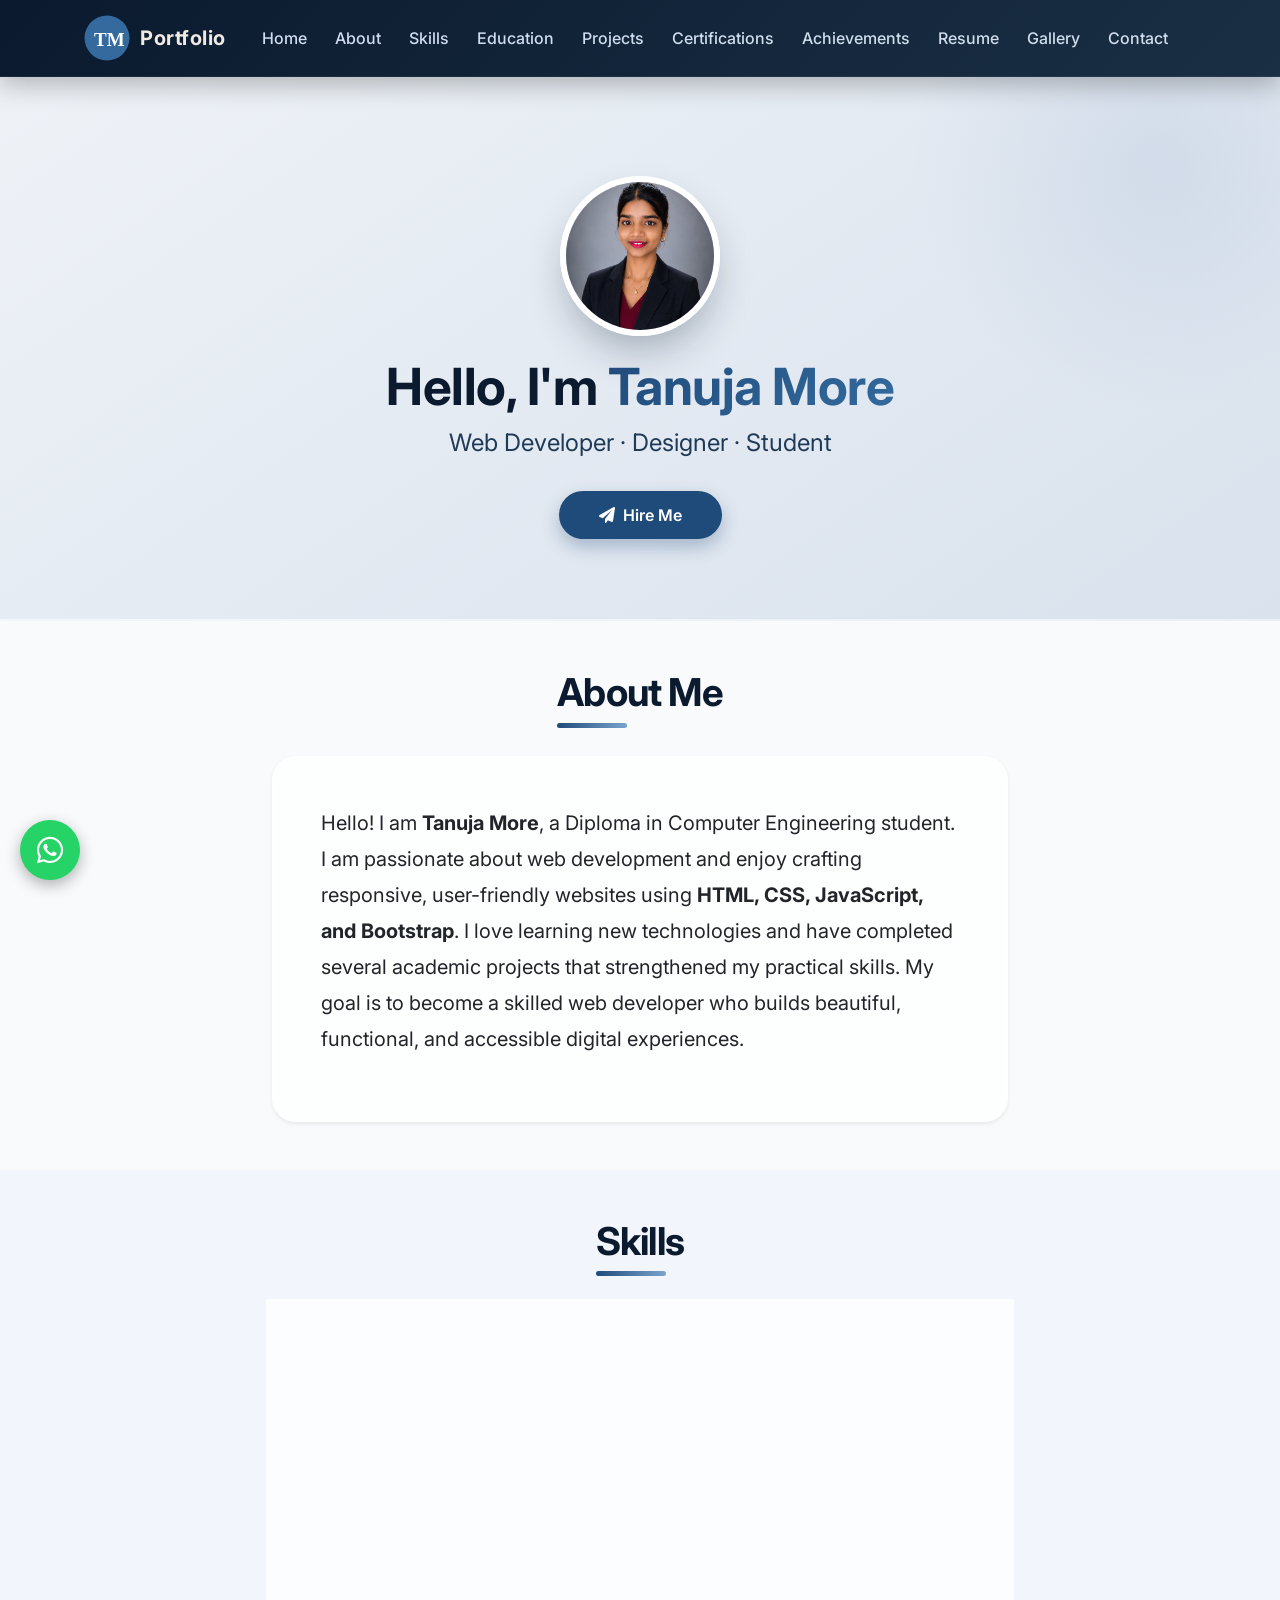
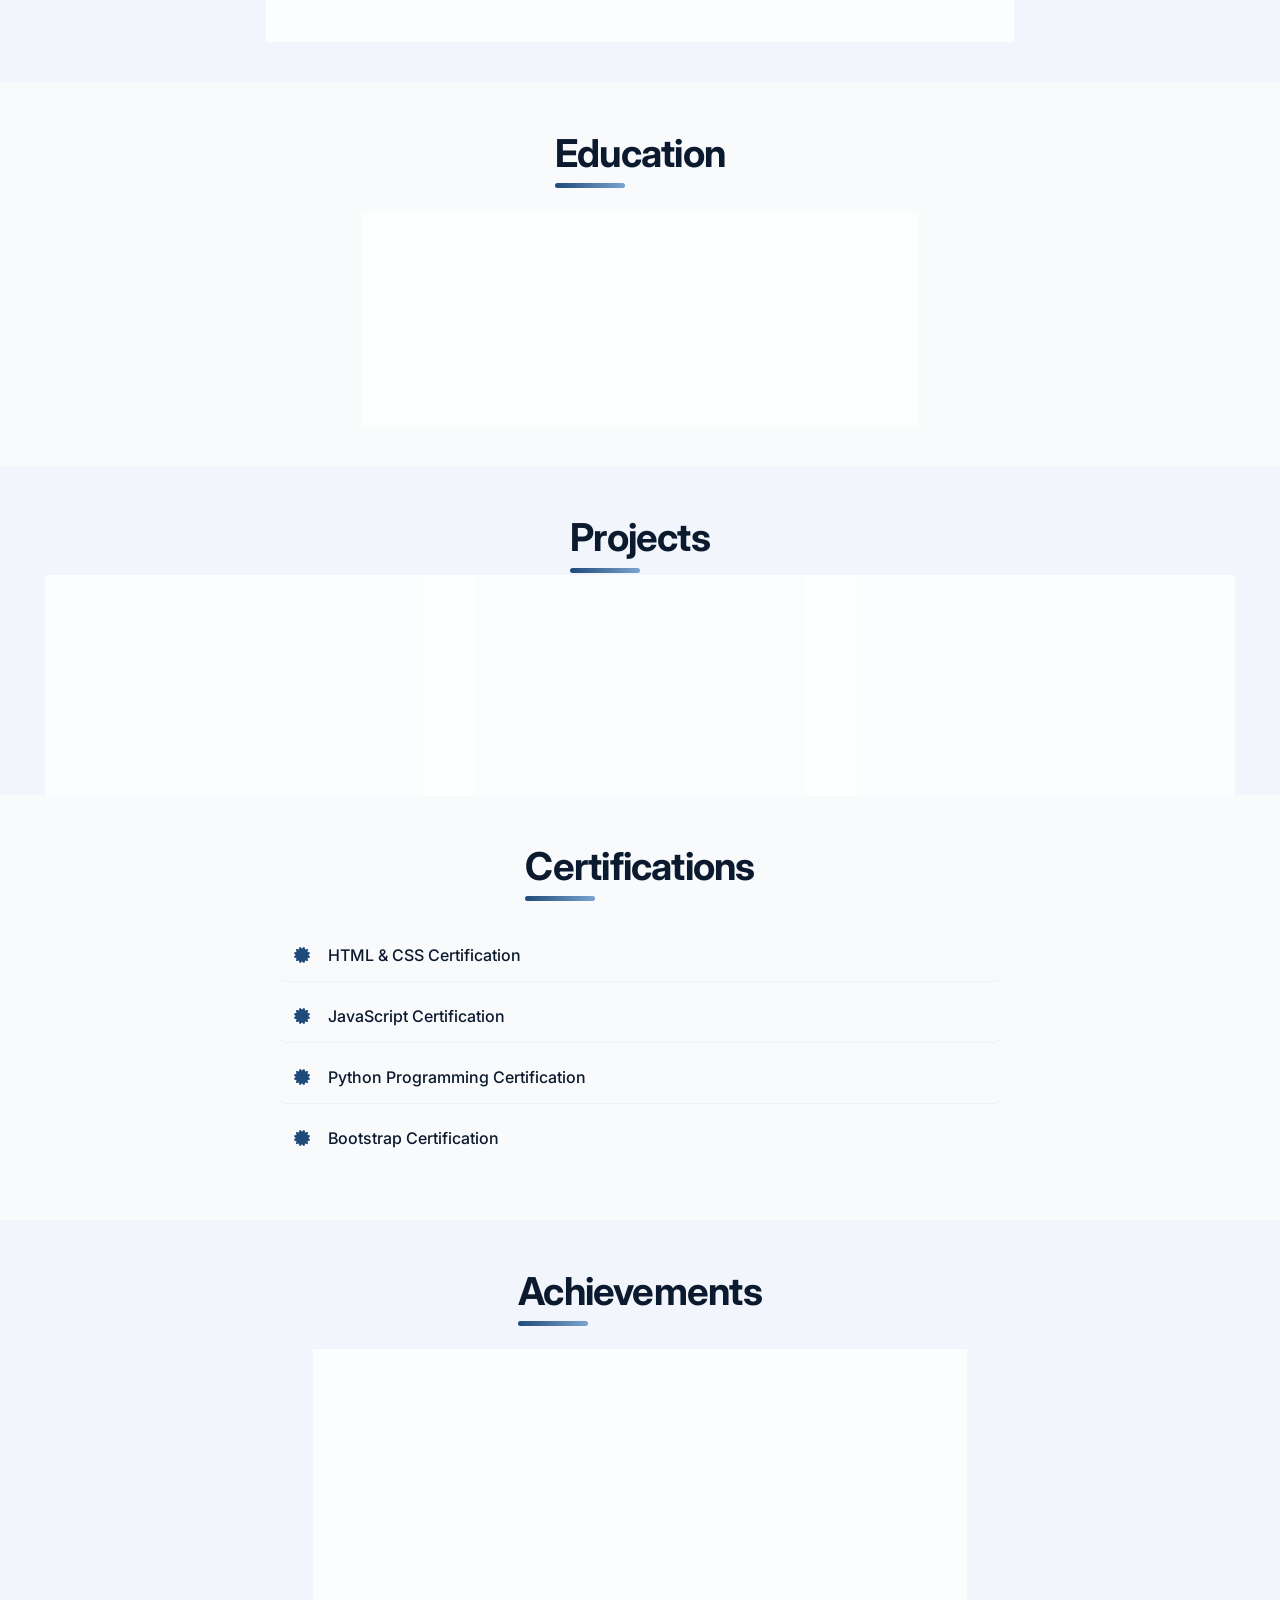
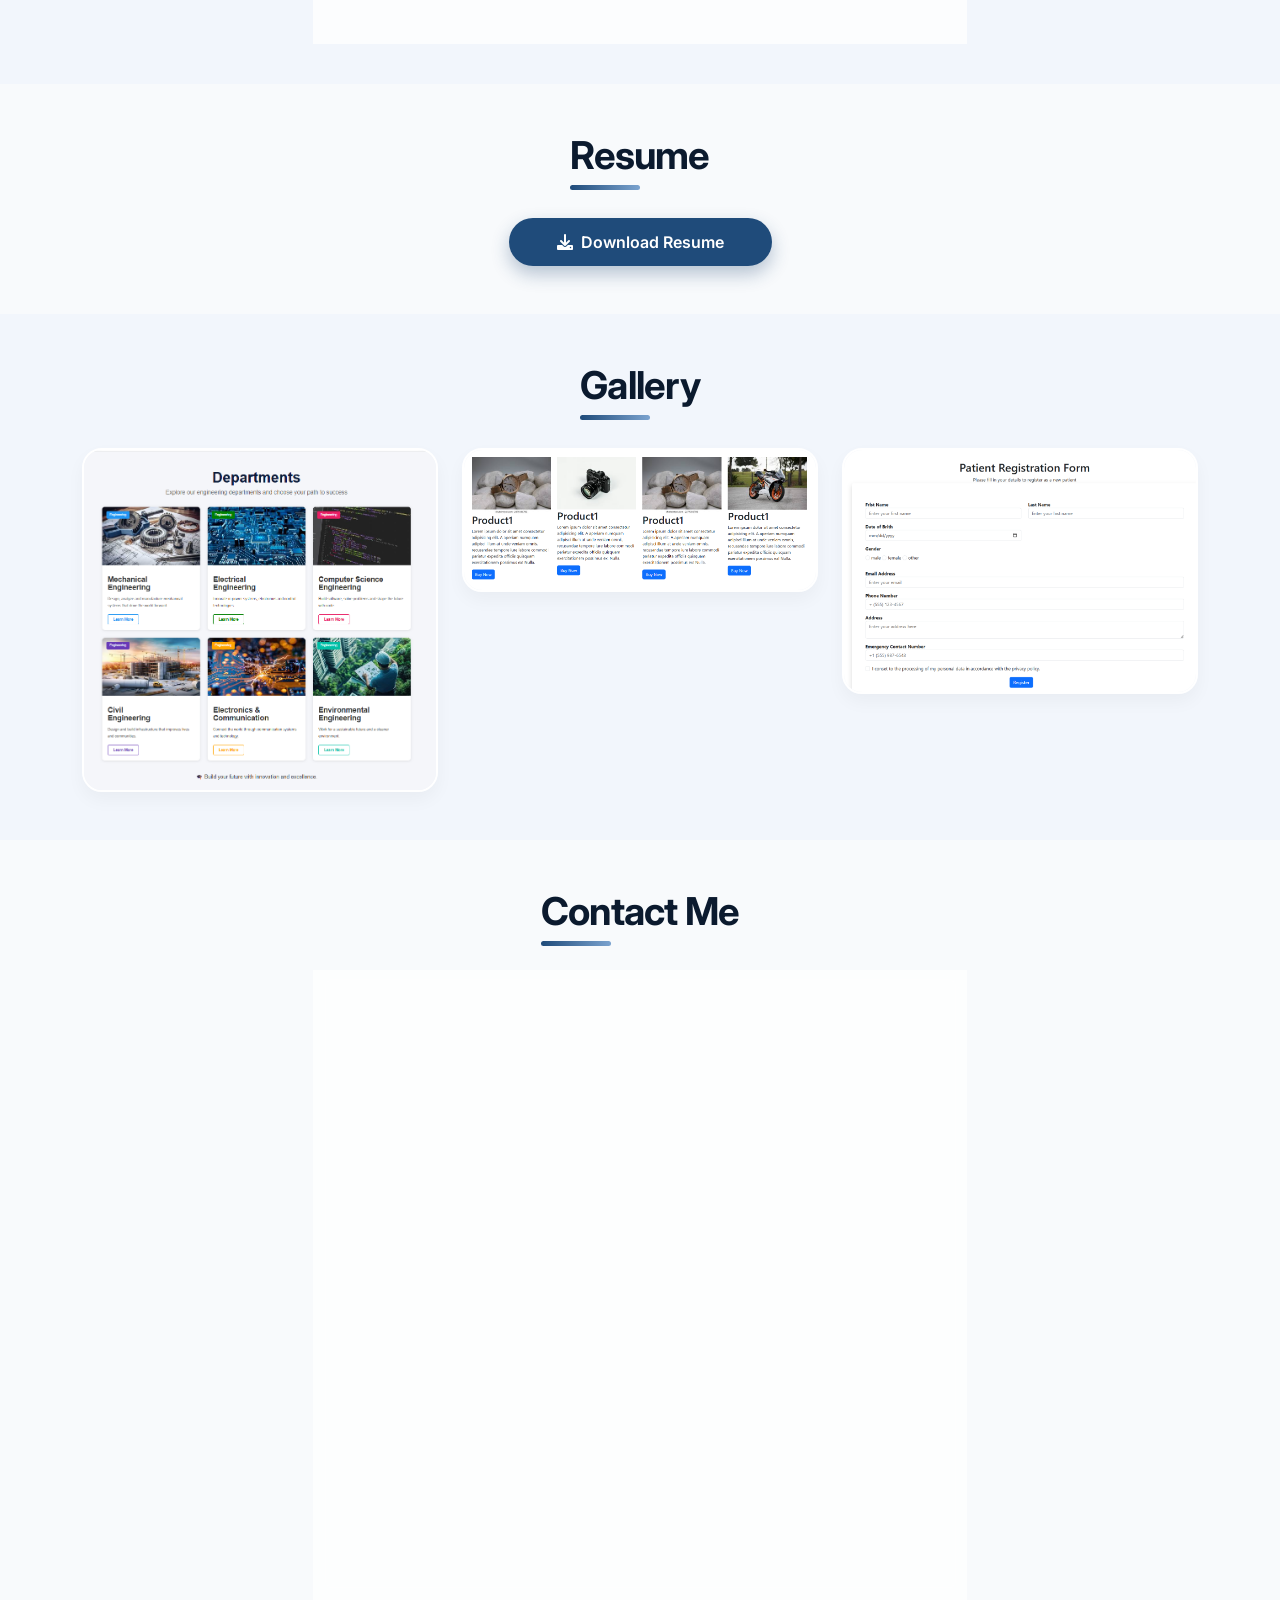
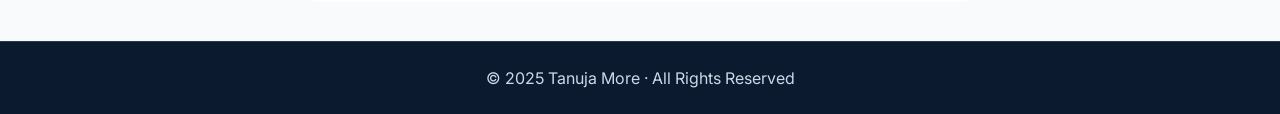
<file: index.html>
<!DOCTYPE html>
<html lang="en">

<head>
  <meta charset="UTF-8" />
  <meta name="viewport" content="width=device-width, initial-scale=1.0" />
  <title>Tanuja More · Portfolio</title>

  <!-- Bootstrap 5 CSS -->
  <link href="https://cdn.jsdelivr.net/npm/bootstrap@5.3.2/dist/css/bootstrap.min.css" rel="stylesheet" />
  <!-- Font Awesome Icons (for better visuals) -->
  <link rel="stylesheet" href="https://cdnjs.cloudflare.com/ajax/libs/font-awesome/6.0.0-beta3/css/all.min.css" />
  <!-- Google Font (Inter) -->
  <link
    href="https://fonts.googleapis.com/css2?family=Inter:ital,opsz,wght@0,14..32,100..900;1,14..32,100..900&display=swap"
    rel="stylesheet" />
<link rel="stylesheet" href="style.css">
  <link href="https://unpkg.com/aos@2.3.4/dist/aos.css" rel="stylesheet">
</head>

<body>
<script src="https://unpkg.com/aos@2.3.4/dist/aos.js"></script>
<script>
  AOS.init({
    duration: 1000,
    once: true
  });
</script>
<!-- WhatsApp Button -->
<a href="https://wa.me/917738772472"
   class="whatsapp-btn"
   target="_blank">
   <i class="fab fa-whatsapp"></i>
</a>
  <!-- NAVBAR -->
  <nav class="navbar navbar-expand-lg navbar-custom fixed-top">
    <div class="container">
      <a class="navbar-brand d-flex align-items-center" href="#">
        <img
          src="data:image/svg+xml,%3Csvg xmlns='http://www.w3.org/2000/svg' width='50' height='50' viewBox='0 0 100 100'%3E%3Ccircle cx='50' cy='50' r='45' fill='%23346a9e' /%3E%3Ctext x='24' y='66' font-family='Inter' font-size='38' fill='white' font-weight='700'%3ETM%3C/text%3E%3C/svg%3E"
          alt="Logo" width="50" height="50" class="me-2">
        <span class="fw-bold fs-5">Portfolio</span>
      </a>
      <button class="navbar-toggler border-0" type="button" data-bs-toggle="collapse" data-bs-target="#navbarNav">
        <span class="navbar-toggler-icon"></span>
      </button>
      
      <div class="collapse navbar-collapse" id="navbarNav">
        <ul class="navbar-nav ms-auto">
          <li class="nav-item"><a class="nav-link" href="#home">Home</a></li>
          <li class="nav-item"><a class="nav-link" href="#about">About</a></li>
          <li class="nav-item"><a class="nav-link" href="#skills">Skills</a></li>
          <li class="nav-item"><a class="nav-link" href="#Education">Education</a></li>
          <li class="nav-item"><a class="nav-link" href="#projects">Projects</a></li>
          <li class="nav-item"><a class="nav-link" href="#Certifications">Certifications</a></li>
          <li class="nav-item"><a class="nav-link" href="#Achivements">Achievements</a></li>
          <li class="nav-item"><a class="nav-link" href="#Resume">Resume</a></li>
          <li class="nav-item"><a class="nav-link" href="#Gallery">Gallery</a></li>
          <li class="nav-item"><a class="nav-link" href="#contact">Contact</a></li>
        </ul>
      </div>
      <div id="google_translate_element" class="ms-lg-3"></div>
    </div>
  </nav>

  <!-- HERO -->
  <section id="home" class="hero">
    <div class="container text-center">
      <img src="image/tanu.png" width='160' height='160' viewBox='0 0 200 200' %3E%3Ccircle cx='100' cy='100' r='90'
        fill='%23d9e2ed' /%3E%3Ccircle cx='100' cy='80' r='40' fill='%231f4b7a' /%3E%3Ccircle cx='70' cy='140' r='30'
        fill='%231f4b7a' /%3E%3Ccircle cx='130' cy='140' r='30' fill='%231f4b7a' /%3E%3C/svg%3E" alt="Tanuja"
        class="profile-img">
      <h1 class="display-4 fw-bold">Hello, I'm <span>Tanuja More</span></h1>
      <p class="lead fs-4">Web Developer · Designer · Student</p>
      <a href="#contact" class="btn-primary-custom"><i class="fas fa-paper-plane me-2"></i>Hire Me</a>
    </div>
  </section>

  <!-- ABOUT -->
  <section id="about" class="py-5">
    <div class="container">
      <div class="title-wrapper">
        <h2 class="section-title">About Me</h2>
      </div>
      <div class="row justify-content-center">
        <div class="col-lg-8">
          <div class="card p-4 p-lg-5 shadow-sm fade-up">
            <p class="fs-5" style="line-height:1.8;">
              Hello! I am <strong>Tanuja More</strong>, a Diploma in Computer Engineering student.
              I am passionate about web development and enjoy crafting responsive, user-friendly websites
              using <strong>HTML, CSS, JavaScript, and Bootstrap</strong>. I love learning new technologies
              and have completed several academic projects that strengthened my practical skills.
              My goal is to become a skilled web developer who builds beautiful, functional, and
              accessible digital experiences.
            </p>
          </div>
        </div>
      </div>
    </div>
  </section>

  <!-- SKILLS -->
  <section id="skills" class="py-5" style="background: #f2f6fc;">
    <div class="container">
      <div class="title-wrapper">
        <h2 class="section-title">Skills</h2>
      </div>
      <div class="row justify-content-center">
        <div class="col-lg-8">
          <div class="card p-4 p-lg-5 shadow-sm">
            <div class="mb-3"><label class="fw-semibold"><i class="fab fa-html5 me-2 text-danger"></i>HTML</label>
              <div class="progress">
                <div class="progress-bar bg-success" style="width:95%">95%</div>
              </div>
            </div>
            <div class="mb-3"><label class="fw-semibold"><i class="fab fa-css3-alt me-2 text-primary"></i>CSS</label>
              <div class="progress">
                <div class="progress-bar bg-info" style="width:90%">90%</div>
              </div>
            </div>
            <div class="mb-3"><label class="fw-semibold"><i class="fab fa-js me-2 text-warning"></i>JavaScript</label>
              <div class="progress">
                <div class="progress-bar bg-primary" style="width:85%">85%</div>
              </div>
            </div>
            <div class="mb-0"><label class="fw-semibold"><i
                  class="fab fa-bootstrap me-2 text-purple"></i>Bootstrap</label>
              <div class="progress">
                <div class="progress-bar bg-warning text-dark" style="width:85%">85%</div>
              </div>
            </div>
          </div>
        </div>
      </div>
    </div>
  </section>

  <!-- EDUCATION -->
  <section id="Education" class="py-5">
    <div class="container">
      <div class="title-wrapper">
        <h2 class="section-title">Education</h2>
      </div>
      <div class="row justify-content-center">
        <div class="col-lg-6">
          <div class="card p-4 p-lg-5 shadow-sm fade-up">
            <h4><i class="fas fa-graduation-cap me-2" style="color:#1f4b7a;"></i>Diploma in Computer Engineering</h4>
            <p class="mb-1"><strong>Shivaji Polytechnic College, Sangola</strong></p>
            <p>2023 – 2027 · CGPA: 8.5/10</p>
          </div>
        </div>
      </div>
    </div>
  </section>

  <!-- PROJECTS -->
  <section id="projects" class="py-5" style="background:#f2f6fc;">
    <div class="container">
      <div class="title-wrapper">
        <h2 class="section-title">Projects</h2>
      </div>
      <div class="row g-4">
        <div class="col-md-4 fade-up delay-1">
          <div class="card p-3">
            <div class="card-body">
              <h5 class="card-title"><a href="Tasks/vacation.html"><i class="fas fa-globe me-2"></i>Vacation Form</a>
              </h5>
              <p class="card-text">Responsive vacation booking form with HTML, CSS, Bootstrap.</p>
            </div>
          </div>
        </div>
        <div class="col-md-4 fade-up delay-2">
          <div class="card p-3">
            <div class="card-body">
              <h5 class="card-title"><a href="Tasks/HW.html"><i class="fas fa-shopping-cart me-2"></i>Product Page</a>
              </h5>
              <p class="card-text">E‑commerce product listing with cart design and clean UI.</p>
            </div>
          </div>
        </div>
        <div class="col-md-4 fade-up delay-3">
          <div class="card p-3">
            <div class="card-body">
              <h5 class="card-title"><a href="college web/home.html"><i class="fas fa-university me-2"></i>College
                  Website</a></h5>
              <p class="card-text">Responsive college site built with Bootstrap components.</p>
            </div>
          </div>
        </div>
      </div>
    </div>
  </section>

  <!-- CERTIFICATIONS -->
  <section id="Certifications" class="py-5">
    <div class="container">
      <div class="title-wrapper">
        <h2 class="section-title">Certifications</h2>
      </div>
      <div class="row justify-content-center">
        <div class="col-lg-8">
          <ul class="list-group list-group-flush">
            <li class="list-group-item"><a href="image/c1.jpeg"><i class="fas fa-certificate"></i> HTML & CSS
                Certification</a></li>
            <li class="list-group-item"><a href="image/c2.jpeg"><i class="fas fa-certificate"></i> JavaScript
                Certification</a></li>
            <li class="list-group-item"><a href="image/c3.jpeg"><i class="fas fa-certificate"></i> Python Programming
                Certification</a></li>
            <li class="list-group-item"><a href="#"><i class="fas fa-certificate"></i> Bootstrap Certification</a></li>
          </ul>
        </div>
      </div>
    </div>
  </section>

  <!-- ACHIEVEMENTS -->
  <section id="Achivements" class="py-5" style="background:#f2f6fc;">
    <div class="container">
      <div class="title-wrapper">
        <h2 class="section-title">Achievements</h2>
      </div>
      <div class="row justify-content-center">
        <div class="col-lg-7">
          <div class="card p-4 p-lg-5 shadow-sm">
            <ul class="list-unstyled fs-5">
              <li class="mb-3"><i class="fas fa-trophy me-3" style="color:#1f4b7a;"></i> Won State Level Paper Presentation Compitation
              </li>
              <li class="mb-3"><i class="fas fa-laptop-code me-3" style="color:#1f4b7a;"></i> Participated in National Level Quiz Compitation
                </li>
              <li class="mb-3"><i class="fas fa-users me-3" style="color:#1f4b7a;"></i> Participated in Power Point Presentation
              </li>
              <li class="mb-0"><i class="fas fa-award me-3" style="color:#1f4b7a;"></i> Runner up in District Level Basketball Compitation</li>
            </ul>
          </div>
        </div>
      </div>
    </div>
  </section>

  <!-- RESUME -->
  <section id="Resume" class="py-5">
    <div class="container text-center">
      <div class="title-wrapper">
        <h2 class="section-title">Resume</h2>
      </div>
      <a href="Resume1.html" class="btn-primary-custom btn-lg px-5"><i class="fas fa-download me-2"></i>Download
        Resume</a>
    </div>
  </section>

  <!-- GALLERY -->
  <section id="Gallery" class="py-5" style="background:#f2f6fc;">
    <div class="container">
      <div class="title-wrapper">
        <h2 class="section-title">Gallery</h2>
      </div>
      <div class="row g-4">
        <div class="col-md-4"><img src="image/Screenshot 2026-06-21 225929.png" width='400' height='300'
            viewBox='0 0 400 300' %3E%3Crect width='400' height='300' fill='%23d9e2ed' /%3E%3Ctext x='80' y='170'
            font-family='Inter' font-size='38' fill='%231f4b7a' font-weight='600' %3E📸%3C/text%3E%3C/svg%3E"
            class="img-fluid gallery-img" alt="gallery"></div>
        <div class="col-md-4"><img src="image/Screenshot 2026-06-21 230028.png" width='400' height='300'
            viewBox='0 0 400 300' %3E%3Crect width='400' height='300' fill='%23d9e2ed' /%3E%3Ctext x='80' y='170'
            font-family='Inter' font-size='38' fill='%231f4b7a' font-weight='600' %3E💻%3C/text%3E%3C/svg%3E"
            class="img-fluid gallery-img" alt="gallery"></div>
        <div class="col-md-4"><img src="image/Screenshot 2026-06-21 230136.png" width='400' height='300'
            viewBox='0 0 400 300' %3E%3Crect width='400' height='300' fill='%23d9e2ed' /%3E%3Ctext x='80' y='170'
            font-family='Inter' font-size='38' fill='%231f4b7a' font-weight='600' %3E🎨%3C/text%3E%3C/svg%3E"
            class="img-fluid gallery-img" alt="gallery"></div>
      </div>
    </div>
  </section>

  <!-- CONTACT -->
  <section id="contact" class="py-5">
    <div class="container">
      <div class="title-wrapper">
        <h2 class="section-title">Contact Me</h2>
      </div>
      <div class="row justify-content-center">
        <div class="col-lg-7">
          <div class="card p-4 p-lg-5 shadow-sm">
            <form>
              <div class="mb-3"><input type="text" class="form-control" placeholder="Your Name" /></div>
              <div class="mb-3"><input type="email" class="form-control" placeholder="Your Email" /></div>
              <div class="mb-4"><textarea class="form-control" rows="4" placeholder="Message"></textarea></div>
              <div class="mb-3">
   <div class="mb-3">
    <label class="form-label fw-bold">Captcha</label>

    <div class="d-flex align-items-center mb-2">
        <span id="captchaText" class="captcha-box"></span>

        <button type="button"
                class="btn btn-outline-primary ms-2"
                onclick="generateCaptcha()">
            <i class="fas fa-sync-alt"></i>
        </button>
    </div>

    <input type="text"
           id="captchaInput"
           class="form-control"
           placeholder="Enter Captcha">
</div>

<button type="submit"
        class="btn-submit w-100"
        onclick="return validateCaptcha()">
    <i class="fas fa-paper-plane me-2"></i>
    Send Message
</button>
</div>
           </form>
          </div>
        </div>
      </div>
    </div>
  </section>

  <!-- FOOTER -->
  <footer class="footer-custom text-center py-4">
    <p class="mb-0">© 2025 Tanuja More · All Rights Reserved</p>
     <button id="topBtn">
    <i class="fas fa-arrow-up"></i>
</button>
  </footer>

  <script src="https://cdn.jsdelivr.net/npm/bootstrap@5.3.2/dist/js/bootstrap.bundle.min.js"></script>
  <script type="text/javascript">
function googleTranslateElementInit() {
  new google.translate.TranslateElement(
    {
      pageLanguage: 'en',
      includedLanguages: 'en,mr,hi',
      layout: google.translate.TranslateElement.InlineLayout.SIMPLE
    },
    'google_translate_element'
  );
}
</script>

<script type="text/javascript"
src="//translate.google.com/translate_a/element.js?cb=googleTranslateElementInit">
</script>
<script>
let topBtn=document.getElementById("topBtn");

window.onscroll=function(){
    if(document.documentElement.scrollTop>300){
        topBtn.style.display="block";
    }else{
        topBtn.style.display="none";
    }
};

topBtn.onclick=function(){
    window.scrollTo({
        top:0,
        behavior:"smooth"
    });
};
</script>
<script>
let captchaCode = "";

function generateCaptcha() {
    const chars = "ABCDEFGHIJKLMNOPQRSTUVWXYZ";
    captchaCode = "";

    for(let i = 0; i < 5; i++) {
        captchaCode += chars.charAt(
            Math.floor(Math.random() * chars.length)
        );
    }

    document.getElementById("captchaText").innerText = captchaCode;
}

function validateCaptcha() {
    let userInput =
        document.getElementById("captchaInput")
        .value.toUpperCase();

    if(userInput === captchaCode) {
        alert("✅ Correct Captcha!");
        return true;
    } else {
        alert("❌ Incorrect Captcha! Try Again.");
        generateCaptcha();
        return false;
    }
}

window.onload = generateCaptcha;
</script>
</body>


</html>
</file>
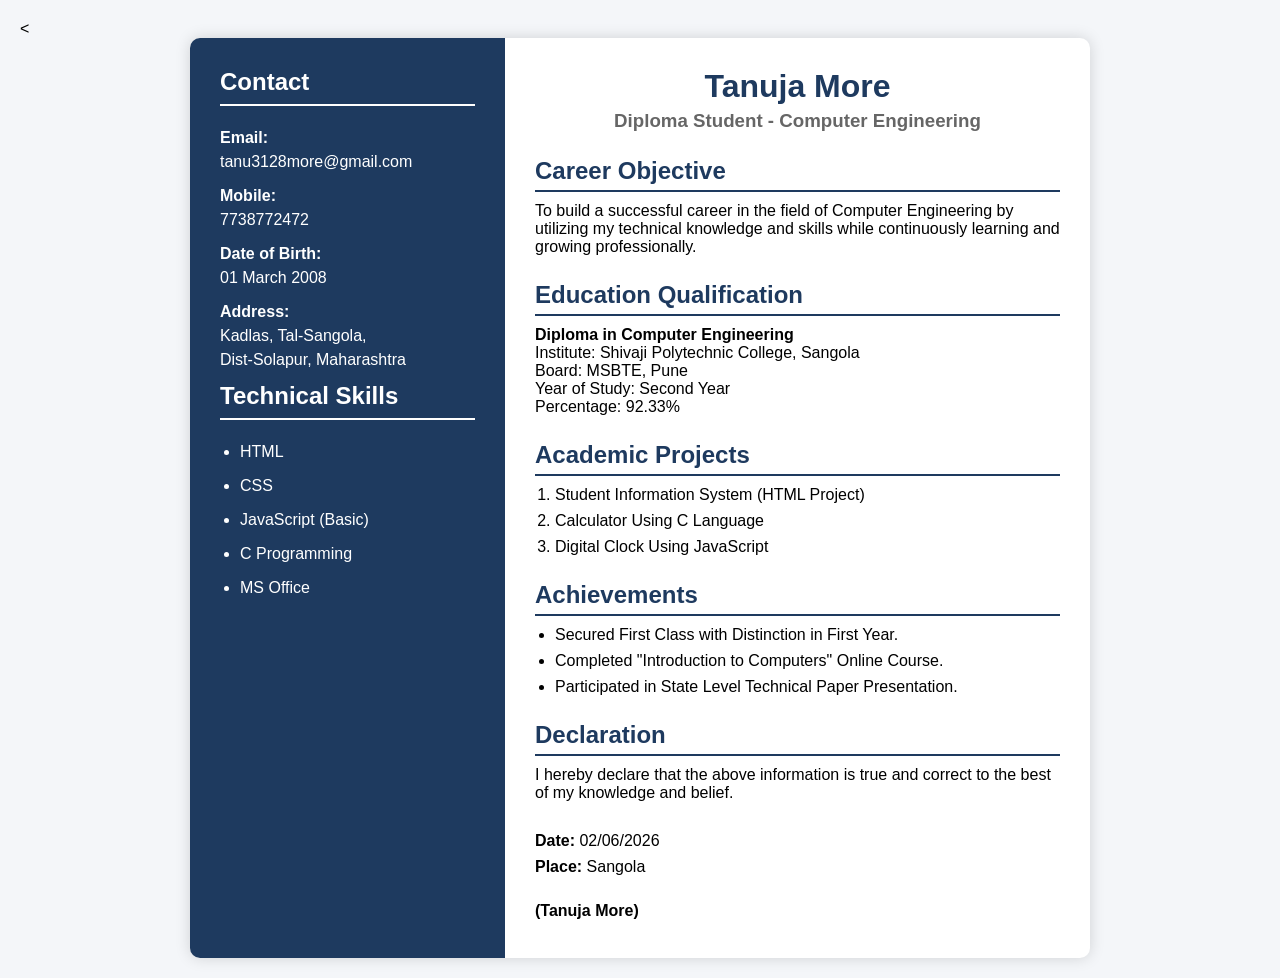
<file: Resume1.html>
<<!DOCTYPE html>
<html lang="en">
<head>
<meta charset="UTF-8">
<meta name="viewport" content="width=device-width, initial-scale=1.0">
<title>Tanuja More - Resume</title>

<style>
*{
    margin:0;
    padding:0;
    box-sizing:border-box;
    font-family: Arial, sans-serif;
}

body{
    background:#f4f6f9;
    padding:20px;
}

.resume{
    max-width:900px;
    margin:auto;
    background:white;
    display:flex;
    box-shadow:0 0 15px rgba(0,0,0,0.15);
    border-radius:10px;
    overflow:hidden;
}

.left{
    width:35%;
    background:#1e3a5f;
    color:white;
    padding:30px;
}

.left h2{
    margin-bottom:20px;
    border-bottom:2px solid white;
    padding-bottom:8px;
}

.left p,
.left li{
    margin-bottom:10px;
    line-height:1.5;
}

.right{
    width:65%;
    padding:30px;
}

.header{
    text-align:center;
    margin-bottom:25px;
}

.header h1{
    color:#1e3a5f;
    font-size:32px;
}

.header h3{
    color:#666;
    margin-top:5px;
}

.section{
    margin-bottom:25px;
}

.section h2{
    color:#1e3a5f;
    border-bottom:2px solid #1e3a5f;
    padding-bottom:5px;
    margin-bottom:10px;
}

ul,ol{
    margin-left:20px;
}

li{
    margin-bottom:8px;
}

.footer{
    margin-top:30px;
}

.footer p{
    margin-bottom:8px;
}
</style>
</head>

<body>

<div class="resume">

    <!-- Left Side -->
    <div class="left">

        <h2>Contact</h2>
        <p><strong>Email:</strong><br>
        tanu3128more@gmail.com</p>

        <p><strong>Mobile:</strong><br>
        7738772472</p>

        <p><strong>Date of Birth:</strong><br>
        01 March 2008</p>

        <p><strong>Address:</strong><br>
        Kadlas, Tal-Sangola,<br>
        Dist-Solapur, Maharashtra</p>

        <h2>Technical Skills</h2>
        <ul>
            <li>HTML</li>
            <li>CSS</li>
            <li>JavaScript (Basic)</li>
            <li>C Programming</li>
            <li>MS Office</li>
        </ul>

    </div>

    <!-- Right Side -->
    <div class="right">

        <div class="header">
            <h1>Tanuja More</h1>
            <h3>Diploma Student - Computer Engineering</h3>
        </div>

        <div class="section">
            <h2>Career Objective</h2>
            <p>
                To build a successful career in the field of Computer Engineering
                by utilizing my technical knowledge and skills while continuously
                learning and growing professionally.
            </p>
        </div>

        <div class="section">
            <h2>Education Qualification</h2>

            <p><strong>Diploma in Computer Engineering</strong></p>
            <p>Institute: Shivaji Polytechnic College, Sangola</p>
            <p>Board: MSBTE, Pune</p>
            <p>Year of Study: Second Year</p>
            <p>Percentage: 92.33%</p>
        </div>

        <div class="section">
            <h2>Academic Projects</h2>
            <ol>
                <li>Student Information System (HTML Project)</li>
                <li>Calculator Using C Language</li>
                <li>Digital Clock Using JavaScript</li>
            </ol>
        </div>

        <div class="section">
            <h2>Achievements</h2>
            <ul>
                <li>Secured First Class with Distinction in First Year.</li>
                <li>Completed "Introduction to Computers" Online Course.</li>
                <li>Participated in State Level Technical Paper Presentation.</li>
            </ul>
        </div>

        <div class="section">
            <h2>Declaration</h2>
            <p>
                I hereby declare that the above information is true and correct
                to the best of my knowledge and belief.
            </p>
        </div>

        <div class="footer">
            <p><strong>Date:</strong> 02/06/2026</p>
            <p><strong>Place:</strong> Sangola</p>
            <br>
            <p><strong>(Tanuja More)</strong></p>
        </div>

    </div>

</div>

</body>
</html>
</file>
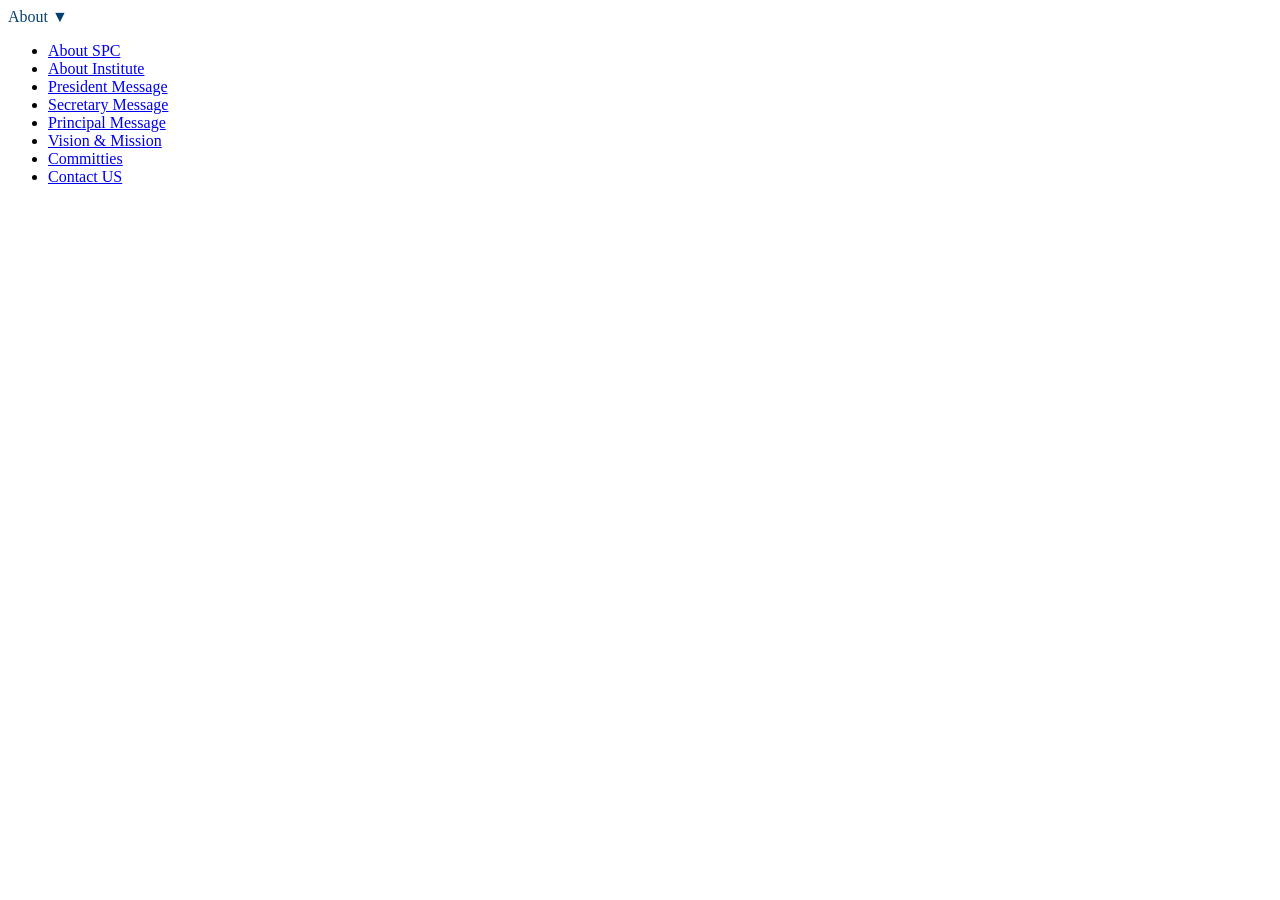
<file: college web/about.html>
<!DOCTYPE html>
<html lang="en">

<head>
    <meta charset="UTF-8">
    <meta name="viewport" content="width=device-width, initial-scale=1.0">
    <title>About page</title>
</head>

<body>
  <a href="#" style="color: rgb(6, 64, 114); text-decoration: none;"> About ▼</a>
            <span style="margin-right:20px;"></span>
    <ul class="dropdown" style="right: auto; display: block;">
        <li><a href="About/About_spc.html">About SPC</a></li>
        <li><a href="#">About Institute</a></li>
        <li><a href="#">President Message</a>
        </li>
        <li><a href="#">Secretary Message</a>
        </li>
                      <li><a href="#">Principal Message</a></li>
                        <li><a href="#">Vision &amp; Mission</a></li>
                          <li><a href="#">Committies</a></li>
                            <li><a href="#">Contact US</a></li>


    </ul>

</body>

</html>
</file>
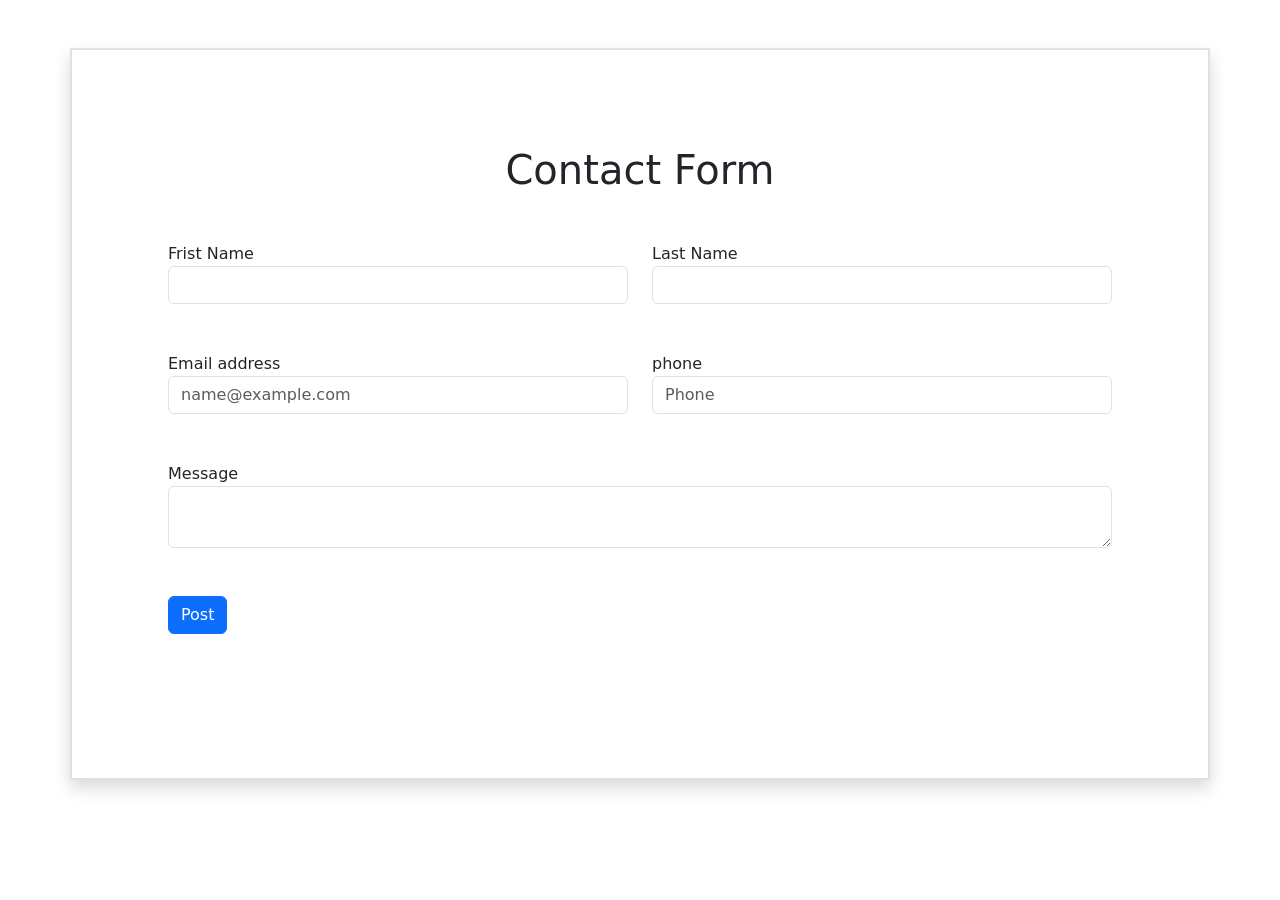
<file: Tasks/contact_us.html>
<!DOCTYPE html>
<html lang="en">

<head>
    <meta charset="UTF-8">
    <meta name="viewport" content="width=device-width, initial-scale=1.0">
    <title>Contact_Us</title>
    <!-- Latest compiled and minified CSS -->
    <link href="https://cdn.jsdelivr.net/npm/bootstrap@5.3.8/dist/css/bootstrap.min.css" rel="stylesheet">

    <!-- Latest compiled JavaScript -->
    <script src="https://cdn.jsdelivr.net/npm/bootstrap@5.3.8/dist/js/bootstrap.bundle.min.js"></script>

</head>

<body>
    <div class="container mt-5 justify-content-center border border-2 shadow p-5">
        <form class="p-5">
             <div class="text-center"><h1>Contact Form</h1></div>
        <div class="row  justify-content-center mt-5 ">
            <div class="col-lg-6  ">
                
                <label>Frist Name</label>
                <input type="text" class="form-control" >
            </div>
            <div class="col-lg-6 ">
                <label>Last Name</label>
                <input type="text" class="form-control">
            </div>
        </div>
         <div class="row mt-5">
            <div class="col-lg-6 ">
                 <label>Email address</label>
                <input type="email" class="form-control" placeholder="name@example.com">
            </div>
            <div class="col-lg-6 ">
                <label>phone</label>
                <input type="number" class="form-control" placeholder="Phone">
            </div>
        </div>
        <div class="row mt-5 mb-5">
            <div class="col-lg-12">
                <label>Message</label>
                <textarea class="form-control"></textarea>
            </div>
        </div>
        <div class="row mb-5">
            <div class="col-lg-6">
                 <input type="submit" value="Post" class="btn btn-primary" >
            </div>
        </div>
</form>
    </div>


</body>

</html>
</file>
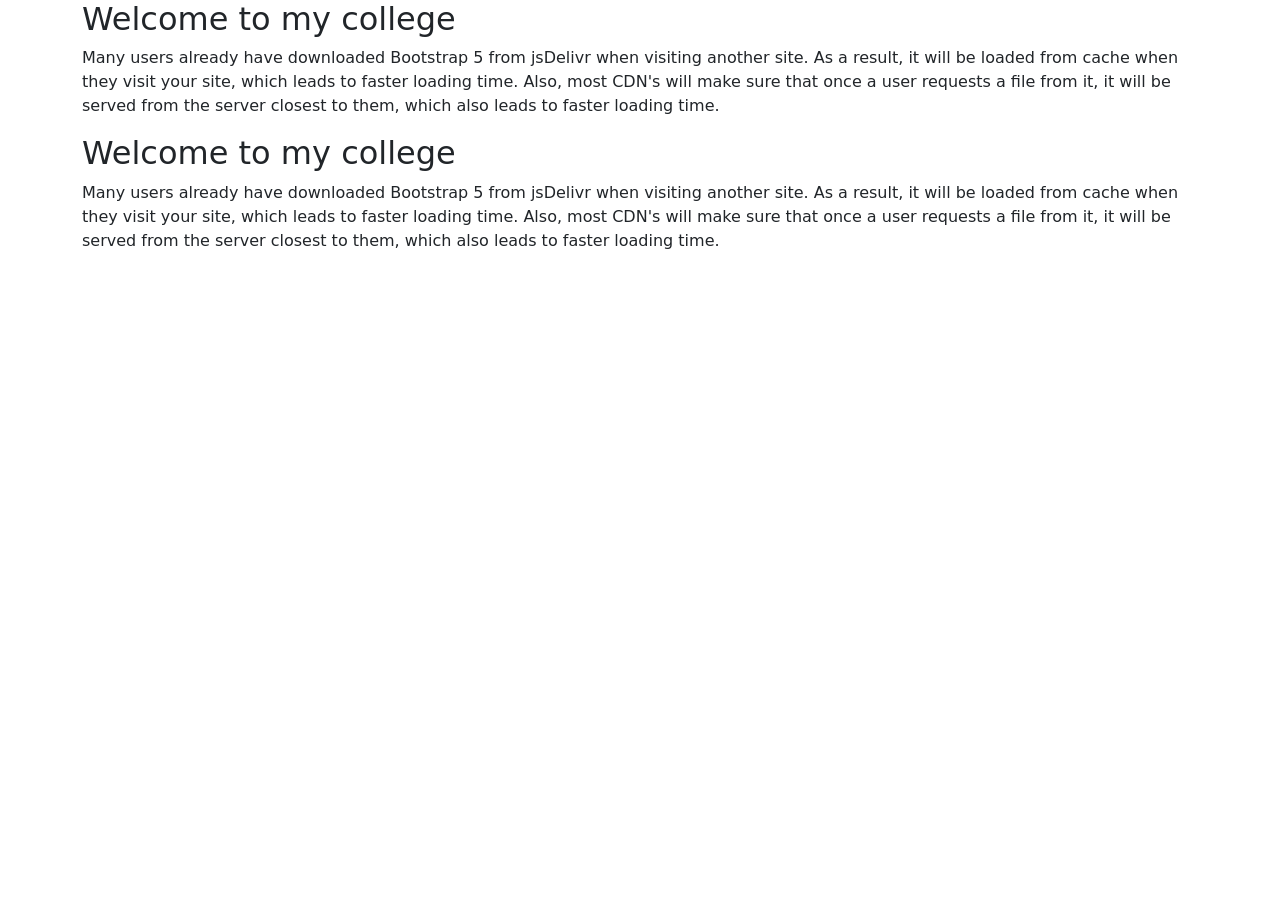
<file: Tasks/container.html>
<!DOCTYPE html>
<html lang="en">

<head>
    <meta charset="UTF-8">
    <meta name="viewport" content="width=device-width, initial-scale=1.0">
    <title>Document</title>
    <!-- Latest compiled and minified CSS -->
    <link href="https://cdn.jsdelivr.net/npm/bootstrap@5.3.8/dist/css/bootstrap.min.css" rel="stylesheet">

    <!-- Latest compiled JavaScript -->
    <script src="https://cdn.jsdelivr.net/npm/bootstrap@5.3.8/dist/js/bootstrap.bundle.min.js"></script>
</head>

<body>
    <div class="container">
        <h2>Welcome to my college</h2>
        <p>Many users already have downloaded Bootstrap 5 from jsDelivr when visiting another site. As a result, it will
            be loaded from cache when they visit your site, which leads to faster loading time. Also, most CDN's will
            make sure that once a user requests a file from it, it will be served from the server closest to them, which
            also leads to faster loading time.
        </p>
    </div>
    <div class="container">
        <h2>Welcome to my college</h2>
        <p>Many users already have downloaded Bootstrap 5 from jsDelivr when visiting another site. As a result, it will
            be loaded from cache when they visit your site, which leads to faster loading time. Also, most CDN's will
            make sure that once a user requests a file from it, it will be served from the server closest to them, which
            also leads to faster loading time.
        </p>
    </div>


</body>

</html>
</file>
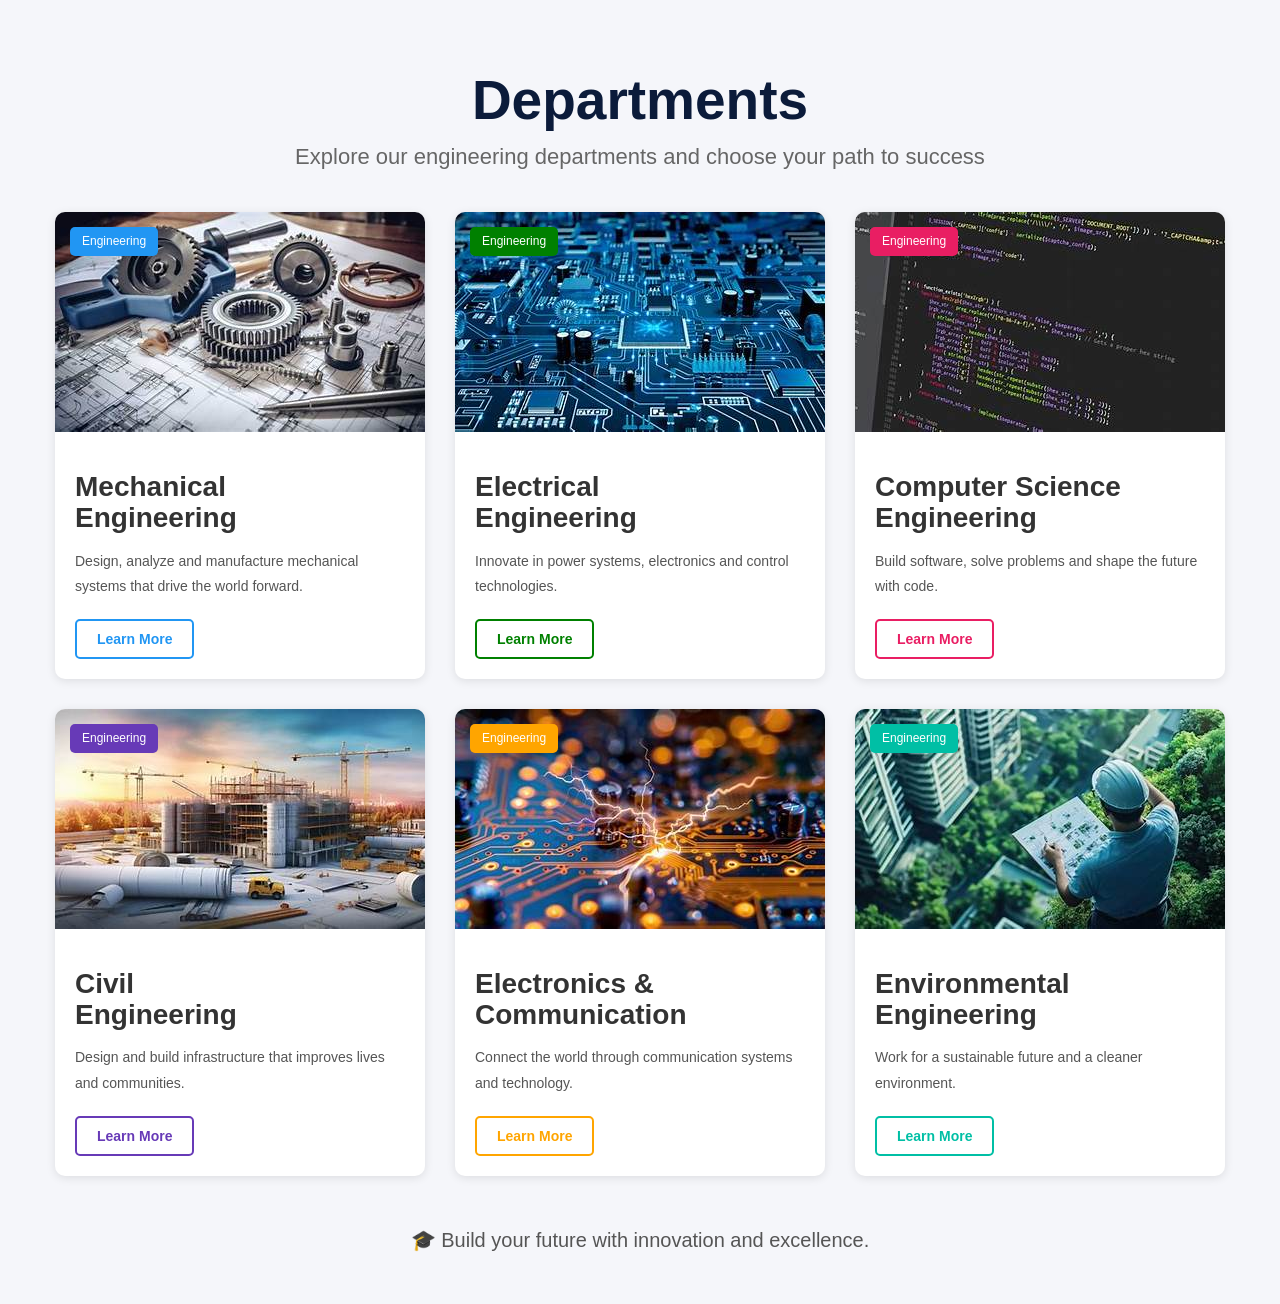
<file: Tasks/department.html>
<!DOCTYPE html>
<html lang="en">
<head>
    <meta charset="UTF-8">
    <title>Departments Section</title>

    <!-- Bootstrap CDN -->
    <link rel="stylesheet" href="https://maxcdn.bootstrapcdn.com/bootstrap/3.4.1/css/bootstrap.min.css">

    <style>
        body{
            background:#f5f6fa;
            font-family: Arial, sans-serif;
        }

        .department-section{
            padding:50px 0;
        }

        .section-title{
            text-align:center;
            margin-bottom:40px;
        }

        .section-title h1{
            font-size:55px;
            font-weight:bold;
            color:#0b1b3a;
        }

        .section-title p{
            font-size:22px;
            color:#666;
        }

        .dept-card{
            background:#fff;
            border-radius:10px;
            overflow:hidden;
            box-shadow:0 2px 10px rgba(0,0,0,0.1);
            margin-bottom:30px;
            transition:0.3s;
        }

        .dept-card:hover{
            transform:translateY(-5px);
        }

        .dept-card img{
            width:100%;
            height:220px;
            object-fit:cover;
        }

        .card-body{
            padding:20px;
        }

        .badge-custom{
            position:absolute;
            top:15px;
            left:15px;
            background:#2196f3;
            color:white;
            padding:6px 12px;
            border-radius:5px;
            font-size:12px;
        }

        .image-box{
            position:relative;
        }

        .dept-title{
            font-size:28px;
            font-weight:bold;
            margin-bottom:15px;
        }

        .dept-desc{
            color:#555;
            line-height:1.8;
            margin-bottom:20px;
        }

        .btn-custom{
            border:2px solid #2196f3;
            color:#2196f3;
            background:none;
            padding:8px 20px;
            border-radius:5px;
            font-weight:bold;
        }

        .btn-custom:hover{
            background:#2196f3;
            color:white;
        }

        .footer-text{
            text-align:center;
            margin-top:20px;
            font-size:20px;
            color:#555;
        }
    </style>
</head>
<body>

<div class="container department-section">

    <div class="section-title">
        <h1>Departments</h1>
        <p>Explore our engineering departments and choose your path to success</p>
    </div>

    <div class="row">

        <!-- Mechanical -->
        <div class="col-md-4">
            <div class="dept-card">
                <div class="image-box">
                    <span class="badge-custom">Engineering</span>
                    <img src="image/m1.jpg" alt="">
                </div>

                <div class="card-body">
                    <h3 class="dept-title">Mechanical  <br> Engineering</h3>
                    <p class="dept-desc">
                        Design, analyze and manufacture mechanical systems that drive the world forward.
                    </p>
                    <button class="btn btn-custom">Learn More</button>
                </div>
            </div>
        </div>

        <!-- Electrical -->
        <div class="col-md-4">
            <div class="dept-card">
                <div class="image-box">
                    <span class="badge-custom" style="background:green;">Engineering</span>
                    <img src="image/e1.jpg" alt="">
                </div>

                <div class="card-body">
                    <h3 class="dept-title">Electrical <br> Engineering</h3>
                    <p class="dept-desc">
                        Innovate in power systems, electronics and control technologies.
                    </p>
                    <button class="btn btn-custom" style="border-color:green;color:green;">
                        Learn More
                    </button>
                </div>
            </div>
        </div>

        <!-- Computer -->
        <div class="col-md-4">
            <div class="dept-card">
                <div class="image-box">
                    <span class="badge-custom" style="background:#e91e63;">Engineering</span>
                    <img src="image/c1.jpg" alt="">
                </div>

                <div class="card-body">
                    <h3 class="dept-title">Computer Science Engineering</h3>
                    <p class="dept-desc">
                        Build software, solve problems and shape the future with code.
                    </p>
                    <button class="btn btn-custom" style="border-color:#e91e63;color:#e91e63;">
                        Learn More
                    </button>
                </div>
            </div>
        </div>

    </div>

    <div class="row">

        <!-- Civil -->
        <div class="col-md-4">
            <div class="dept-card">
                <div class="image-box">
                    <span class="badge-custom" style="background:#673ab7;">Engineering</span>
                    <img src="image/ce1.jpg" alt="">
                </div>

                <div class="card-body">
                    <h3 class="dept-title">Civil <br> Engineering</h3>
              <p class="dept-desc">
                        Design and build infrastructure that improves lives and communities.
                    </p>
                    <button class="btn btn-custom" style="border-color:#673ab7;color:#673ab7;">
                        Learn More
                    </button>
                </div>
            </div>
        </div>

        <!-- Electronics -->
        <div class="col-md-4">
            <div class="dept-card">
                <div class="image-box">
                    <span class="badge-custom" style="background:orange;">Engineering</span>
                    <img src="image/ee.jpg" alt="">
                </div>

                <div class="card-body">
                    <h3 class="dept-title">Electronics & Communication</h3>
                    <p class="dept-desc">
                        Connect the world through communication systems and technology.
                    </p>
                    <button class="btn btn-custom" style="border-color:orange;color:orange;">
                        Learn More
                    </button>
                </div>
            </div>
        </div>

        <!-- Environmental -->
        <div class="col-md-4">
            <div class="dept-card">
                <div class="image-box">
                    <span class="badge-custom" style="background:#00bfa5;">Engineering</span>
                    <img src="image/en.jpg" alt="">
                </div>

                <div class="card-body">
                    <h3 class="dept-title">Environmental Engineering</h3>
                    <p class="dept-desc">
                        Work for a sustainable future and a cleaner environment.
                    </p>
                    <button class="btn btn-custom" style="border-color:#00bfa5;color:#00bfa5;">
                        Learn More
                    </button>
                </div>
            </div>
        </div>

    </div>

    <div class="footer-text">
        🎓 Build your future with innovation and excellence.
    </div>

</div>

</body>
</html>
</file>
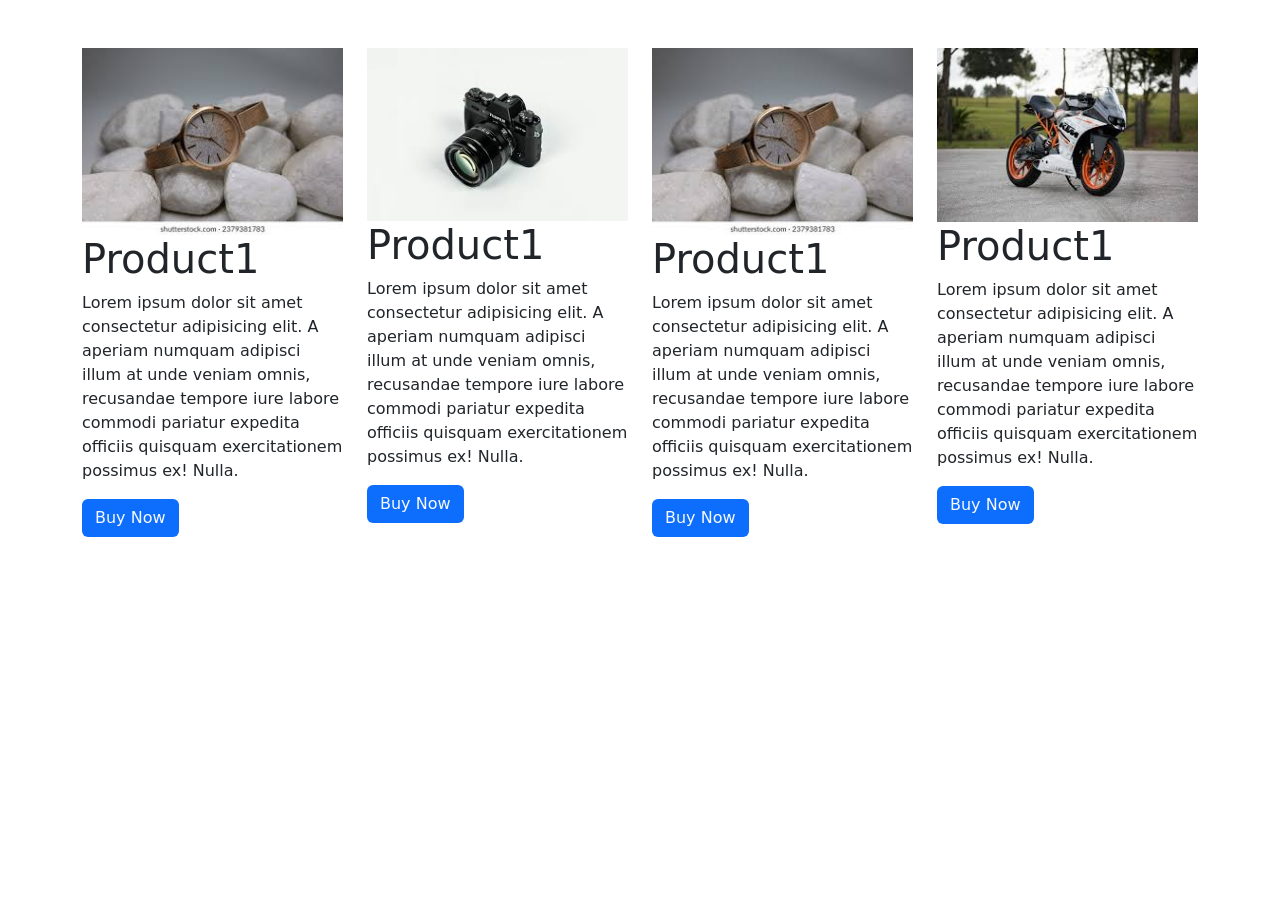
<file: Tasks/HW.html>
<!DOCTYPE html>
<html lang="en">

<head>
    <meta charset="UTF-8">
    <meta name="viewport" content="width=device-width, initial-scale=1.0">
    <title>Document</title>
    <!-- Latest compiled and minified CSS -->
    <link href="https://cdn.jsdelivr.net/npm/bootstrap@5.3.8/dist/css/bootstrap.min.css" rel="stylesheet">

    <!-- Latest compiled JavaScript -->
    <script src="https://cdn.jsdelivr.net/npm/bootstrap@5.3.8/dist/js/bootstrap.bundle.min.js"></script>
</head>

<body>

    <div class="container">
        <div class="row mt-5">
            <div class="col-lg-3">
                <div class="" >
                    <div class="row">
                    <img src="image/p3.jpg" class="img-fluid">
                    </div>
                    <h1>Product1</h1>
                    <p>Lorem ipsum dolor sit amet consectetur adipisicing elit. A aperiam numquam adipisci illum at unde
                        veniam omnis, recusandae tempore iure labore commodi pariatur expedita officiis quisquam
                        exercitationem possimus ex! Nulla.</p>
                    <button class="btn  bg-primary text-light ">Buy Now</button>
                </div>
            </div>
            <div class="col-lg-3">
                <div class="" >
                    <div class="row">
                    <img src="image/p2.jpg" class="img-fluid">
                    </div>
                    <h1>Product1</h1>
                    <p>Lorem ipsum dolor sit amet consectetur adipisicing elit. A aperiam numquam adipisci illum at unde
                        veniam omnis, recusandae tempore iure labore commodi pariatur expedita officiis quisquam
                        exercitationem possimus ex! Nulla.</p>
                    <button class="btn bg-primary text-light">Buy Now</button>
                </div>
            </div>
            <div class="col-lg-3">
                <div class="" >
                    <div class="row">
                    <img src="image/p3.jpg" class="img-fluid">
                    </div>
                    <h1>Product1</h1>
                    <p>Lorem ipsum dolor sit amet consectetur adipisicing elit. A aperiam numquam adipisci illum at unde
                        veniam
                        omnis, recusandae tempore iure labore commodi pariatur expedita officiis quisquam exercitationem
                        possimus ex! Nulla.</p>
                    <button class="btn bg-primary text-light">Buy Now</button>
                </div>
            </div>
            <div class="col-lg-3">
                <div class="" >
                    <div class="row">
                    <img src="image/p4.jpg" class="img-fluid">
                    </div>
                    <h1>Product1</h1>
                    <p>Lorem ipsum dolor sit amet consectetur adipisicing elit. A aperiam numquam adipisci illum at unde
                        veniam
                        omnis, recusandae tempore iure labore commodi pariatur expedita officiis quisquam exercitationem
                        possimus
                        ex! Nulla.</p>
                    <button class="btn bg-primary text-light">Buy Now</button>
                </div>
            </div>
        </div>

    </div>

</body>

</html>
</file>
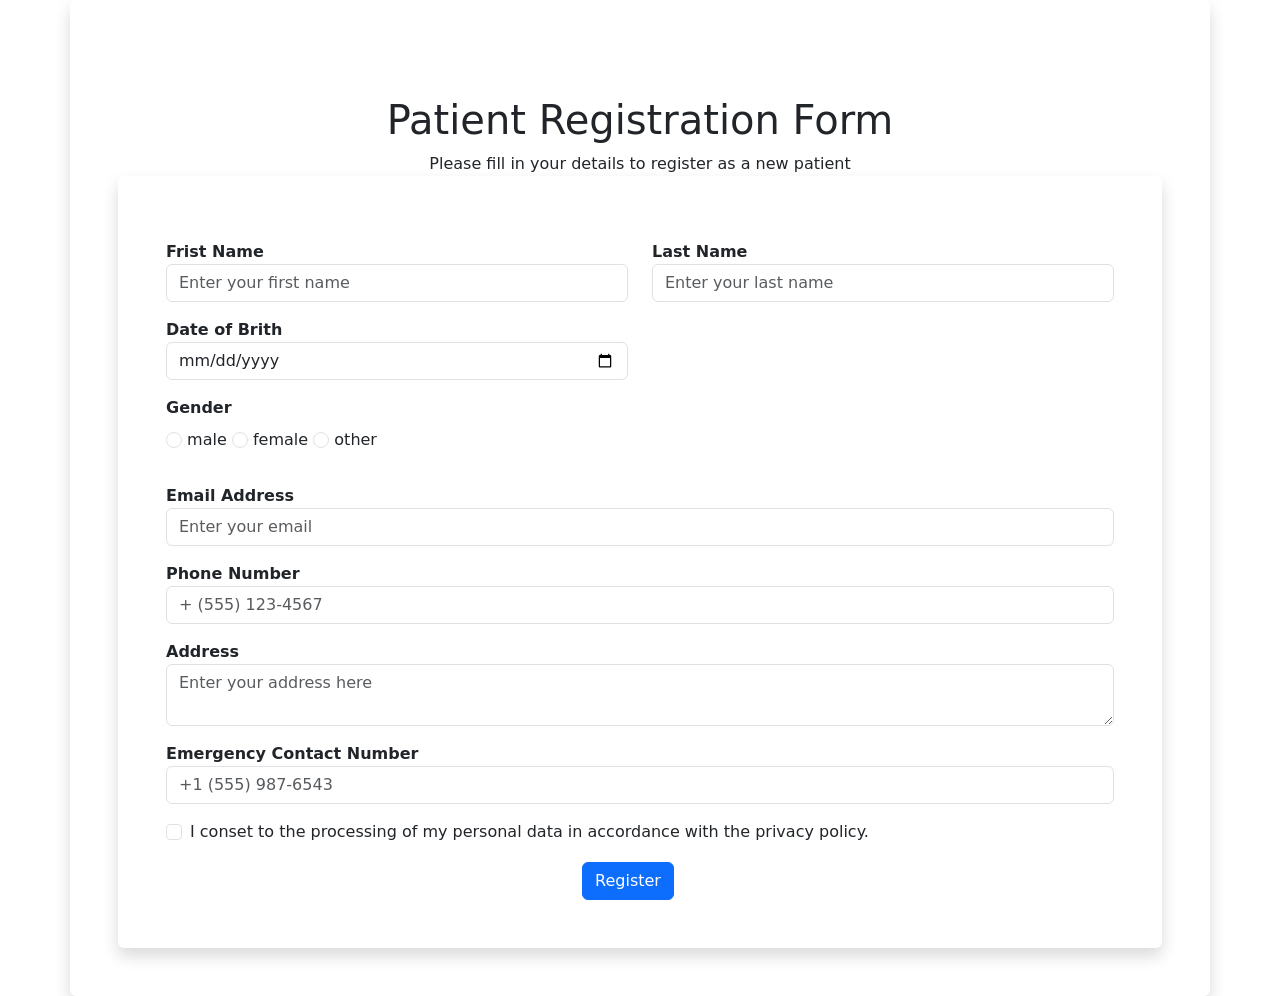
<file: Tasks/patient.html>
<!DOCTYPE html>
<html lang="en">

<head>
    <meta charset="UTF-8">
    <meta name="viewport" content="width=device-width, initial-scale=1.0">
    <title>Patient_Registration</title>
    <!-- Latest compiled and minified CSS -->
    <link href="https://cdn.jsdelivr.net/npm/bootstrap@5.3.8/dist/css/bootstrap.min.css" rel="stylesheet">

    <!-- Latest compiled JavaScript -->
    <script src="https://cdn.jsdelivr.net/npm/bootstrap@5.3.8/dist/js/bootstrap.bundle.min.js"></script>
</head>

<body>
    <div class="container shadow p-5 rounded">
        <div class="row  justify-content-center mt-5 ">
            <div class="text-center">
                <h1>Patient Registration Form</h1>
                <label>Please fill in your details to register as a new patient</label>
            </div>
        </div>
        <form class="shadow p-5 rounded">
            <div class="row mt-3">
                <div class="col-lg-6    ">

                    <label><b>Frist Name</b></label>
                    <input type="text" class="form-control" placeholder="Enter your first name">
                </div>
                <div class="col-lg-6 ">
                    <label><b>Last Name</b></label>
                    <input type="text" class="form-control" placeholder="Enter your last name">
                </div>
            </div>
            <div class="row mt-3">
                <div class="col-lg-6">
                    <label><b>Date of Brith</b></label>
                    <input type="date" class="form-control">
                </div>
            </div>
            <div class="row mt-3">
                <div class="col-lg-12 mb-3">
                    <label class="form-check-lable"><b> Gender</b></label>
                    <div class="mt-2">
                        <input class="form-check-input" type="radio" name="gender" id="male">
                        <label class="form-check-lable" for="male"> male</label>
                        <input class="form-check-input" type="radio" name="gender" id="female">
                        <label class="form-check-lable" for="female"> female</label>
                        <input class="form-check-input" type="radio" name="gender" id="other">
                        <label class="form-check-lable" for="other"> other</label>
                    </div>
                </div>

            </div>
            <div class="row mt-3">
                <div class="col-lg-12">
                    <label><b>Email Address</b></label>
                    <input type="email" class="form-control" placeholder="Enter your email">
                </div>
            </div>
            <div class="row mt-3">
                <div class="col-lg-12">
                    <label><b>Phone Number</b></label>
                    <input type="number" class="form-control" placeholder="+ (555) 123-4567">
                </div>
            </div>
            <div class="row mt-3">
                <div class="col-lg-12">
                    <label><b>Address</b></label>
                    <textarea class="form-control" placeholder="Enter your address here"></textarea>
                </div>
            </div>
            <div class="row mt-3">
                <div class="col-lg-12">
                    <label><b>Emergency Contact Number</b></label>
                    <input type="number" class="form-control" placeholder="+1 (555) 987-6543">
                </div>
            </div>
            <div class="row mt-3">
                <div class="col-lg-12">
                    <div class="form-check">
                        <input type="checkbox" class="form-check-input" id="agree">
                        <label class="form-check-lable" for="agree">
                            I conset to the processing of my personal data in accordance with the privacy policy.
                        </label>
                    </div>
                </div>
                <div class="row mt-3">
                    <div class="col-lg-12 text-center">
                        <input type="submit" value="Register" class="btn btn-primary">
                    </div>
                </div>

            </div>
            
        </form>
    </div>
</body>

</html>
</file>
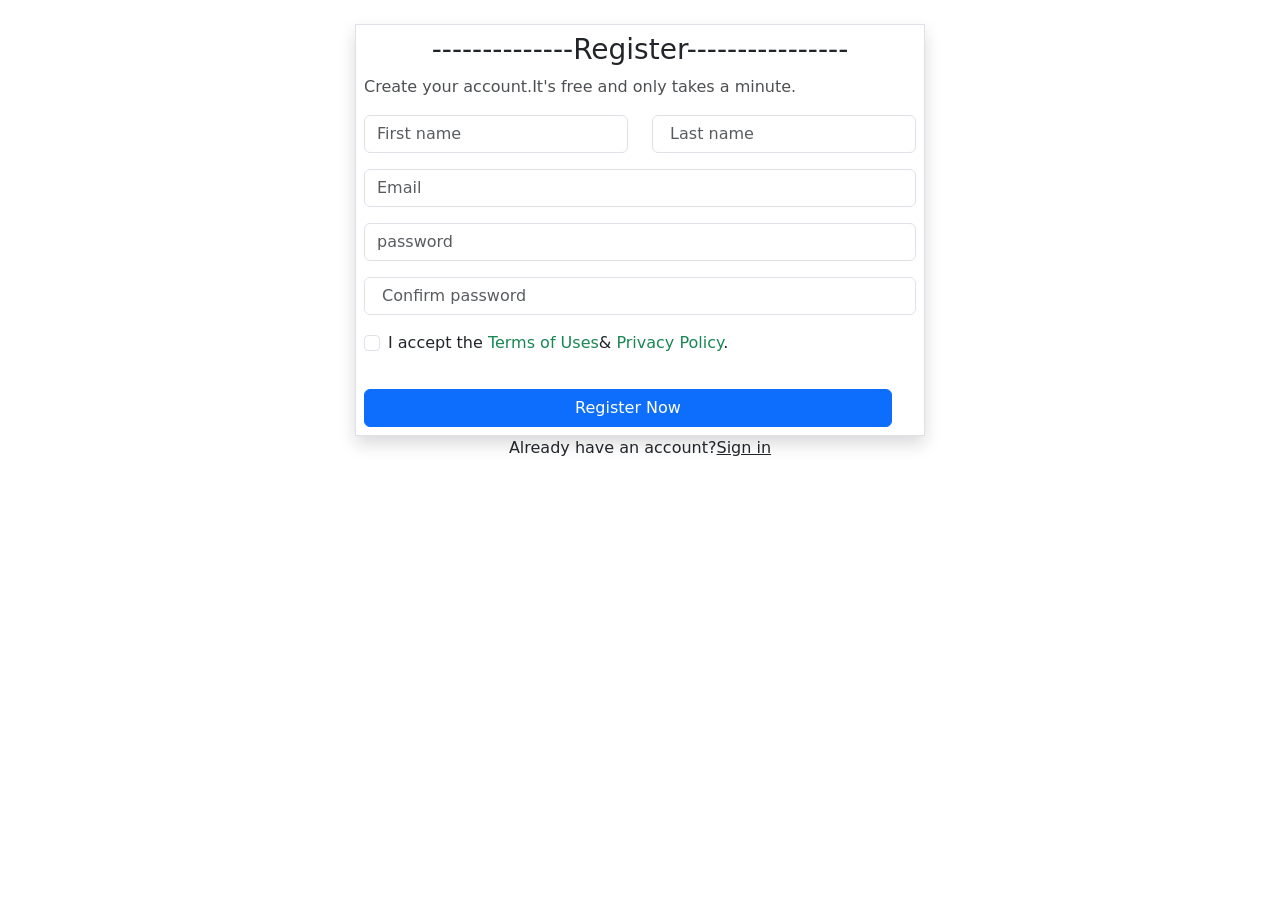
<file: Tasks/register.html>
<!DOCTYPE html>
<html lang="en">

<head>
    <meta charset="UTF-8">
    <meta name="viewport" content="width=device-width, initial-scale=1.0">
    <title>Register</title>
    <link href="https://cdn.jsdelivr.net/npm/bootstrap@5.3.8/dist/css/bootstrap.min.css" rel="stylesheet">

    <!-- Latest compiled JavaScript -->
    <script src="https://cdn.jsdelivr.net/npm/bootstrap@5.3.8/dist/js/bootstrap.bundle.min.js"></script>
</head>

<body>
    <div class="container">
        <div class="row mt-4 justify-content-center">
            <div class="col-lg-6 shadow p-2 border">
              <div class="text-center"> <h3>--------------Register----------------</h3></div> 
                <p style="opacity: 0.8;">Create your account.It's free and only takes a minute.</p>
                <form>
                    <div class="row">
                        <div class="mb-3 col-lg-6">

                            <input type="text" class="form-control" placeholder="First name">
                        </div>
                        <div class="col-lg-6 ">
                            <div class="mb-3">

                                <input type="text" class="form-control" placeholder=" Last name">
                            </div>
                        </div>

                        <div class="col-lg-12 ">
                            <div class="mb-3">

                                <input type="email" class="form-control" placeholder="Email">
                            </div>
                        </div>
                        <div class="col-lg-12 ">
                            <div class="mb-3">

                                <input type="password" class="form-control" placeholder="password">
                            </div>
                        </div>
                        <div class="col-lg-12 ">
                            <div class="mb-3">

                                <input type="password" class="form-control" placeholder=" Confirm password">
                            </div>
                        </div>

                       <div class="col-12 mb-3">
                            <div class="form-check">
                                <input type="checkbox" class="form-check-input" id="agree">
                                <label class="form-check-label" for="agree">
                                   I accept the <span class="text-success">Terms of Uses</span>& <span class="text-success">Privacy Policy</span>.
                                </label>
                            </div>
                        </div>

                        <div class="row">
                            <div class="col-lg-12">
                                <div>
                                    <input type="submit" value="Register Now" class="btn btn-primary mt-3"
                                        style="width: 100%;">
                                </div>
                            </div>
                        </div>
                    </div>
                </form>
            </div>
        </div>
        <p class="text-center">Already have an account?<u>Sign in</u></p>
    </div>
</body>

</html>
</file>
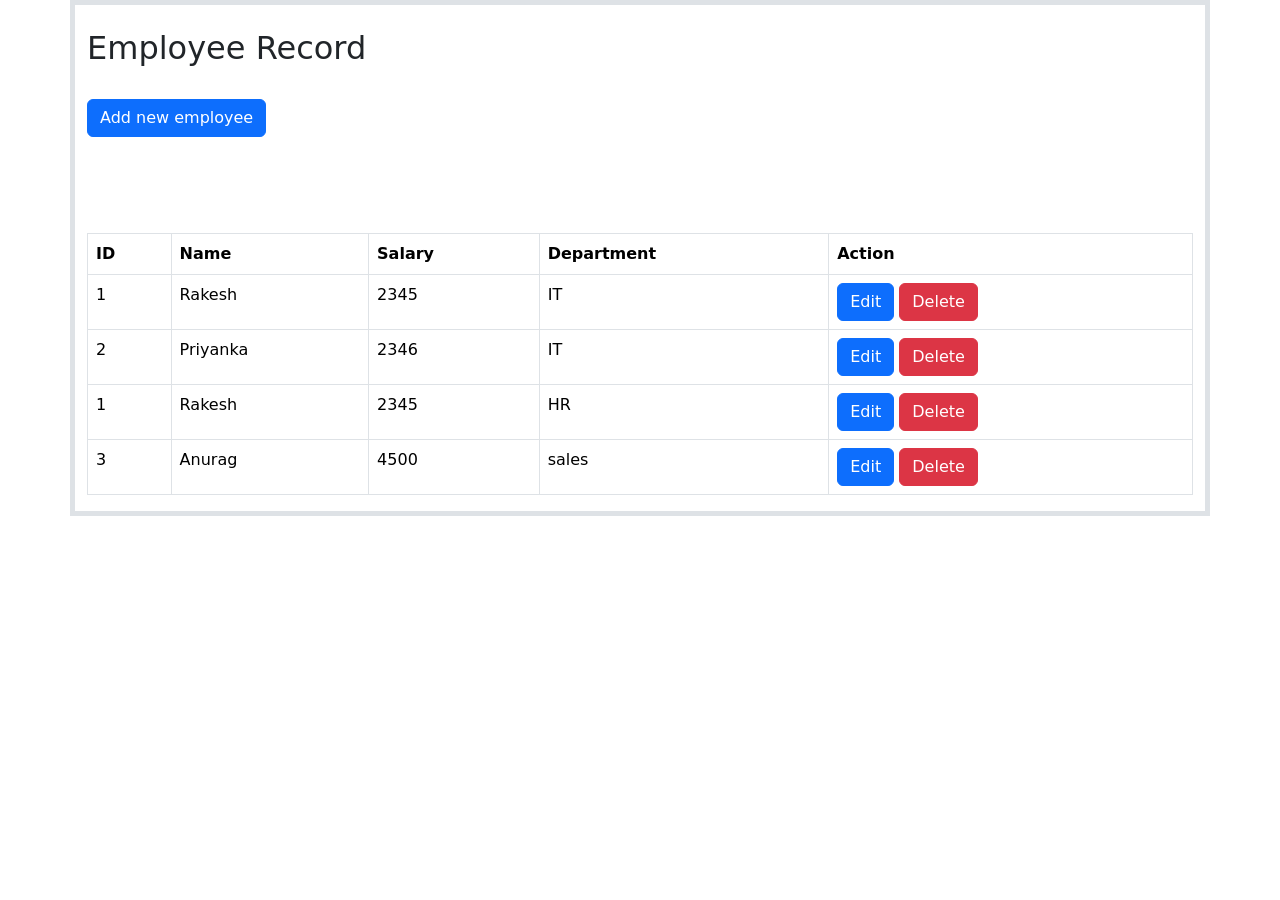
<file: Tasks/tabletask.html>
<!DOCTYPE html>
<html lang="en">
<head>
  <title>Bootstrap Example</title>
  <meta charset="utf-8">
  <meta name="viewport" content="width=device-width, initial-scale=1">
 <!-- Latest compiled and minified CSS -->
<link href="https://cdn.jsdelivr.net/npm/bootstrap@5.3.8/dist/css/bootstrap.min.css" rel="stylesheet">

<!-- Latest compiled JavaScript -->
<script src="https://cdn.jsdelivr.net/npm/bootstrap@5.3.8/dist/js/bootstrap.bundle.min.js"></script>
</head>
<body>

<div class="container border border-5"> <br>
  <h2>Employee Record</h2><br>
  <button class="btn btn-primary mb-5 " > Add new employee</button>           
  <table class="table table-bordered mt-5">
    <thead>
      <tr>
        <th>ID</th>
        <th>Name</th>
        <th>Salary</th>
        <th>Department</th>
        <th>Action</th>
      </tr>
    </thead>
    <tbody>
      <tr>
        <td>1</td>
        <td>Rakesh</td>
        <td>2345</td>
        <td>IT</td>
        <td>
        <button class="btn btn-primary">Edit</button>
        <button class="btn btn-danger">Delete</button>
        </td>
      </tr>
     <tr>
        <td>2</td>
        <td>Priyanka</td>
        <td>2346</td>
        <td>IT</td>
        <td>
        <button class="btn btn-primary">Edit</button>
        <button class="btn btn-danger">Delete</button>
        </td>
      </tr>
      <tr>
        <td>1</td>
        <td>Rakesh</td>
        <td>2345</td>
        <td>HR</td>
        <td>
        <button class="btn btn-primary">Edit</button>
        <button class="btn btn-danger">Delete</button>
        </td>
      </tr>
      <tr>
        <td>3</td>
        <td>Anurag</td>
        <td>4500</td>
        <td>sales</td>
        <td>
        <button class="btn btn-primary">Edit</button>
        <button class="btn btn-danger">Delete</button>
        </td>
      </tr>
    </tbody>
  </table>
</div>

</body>
</html>
</file>
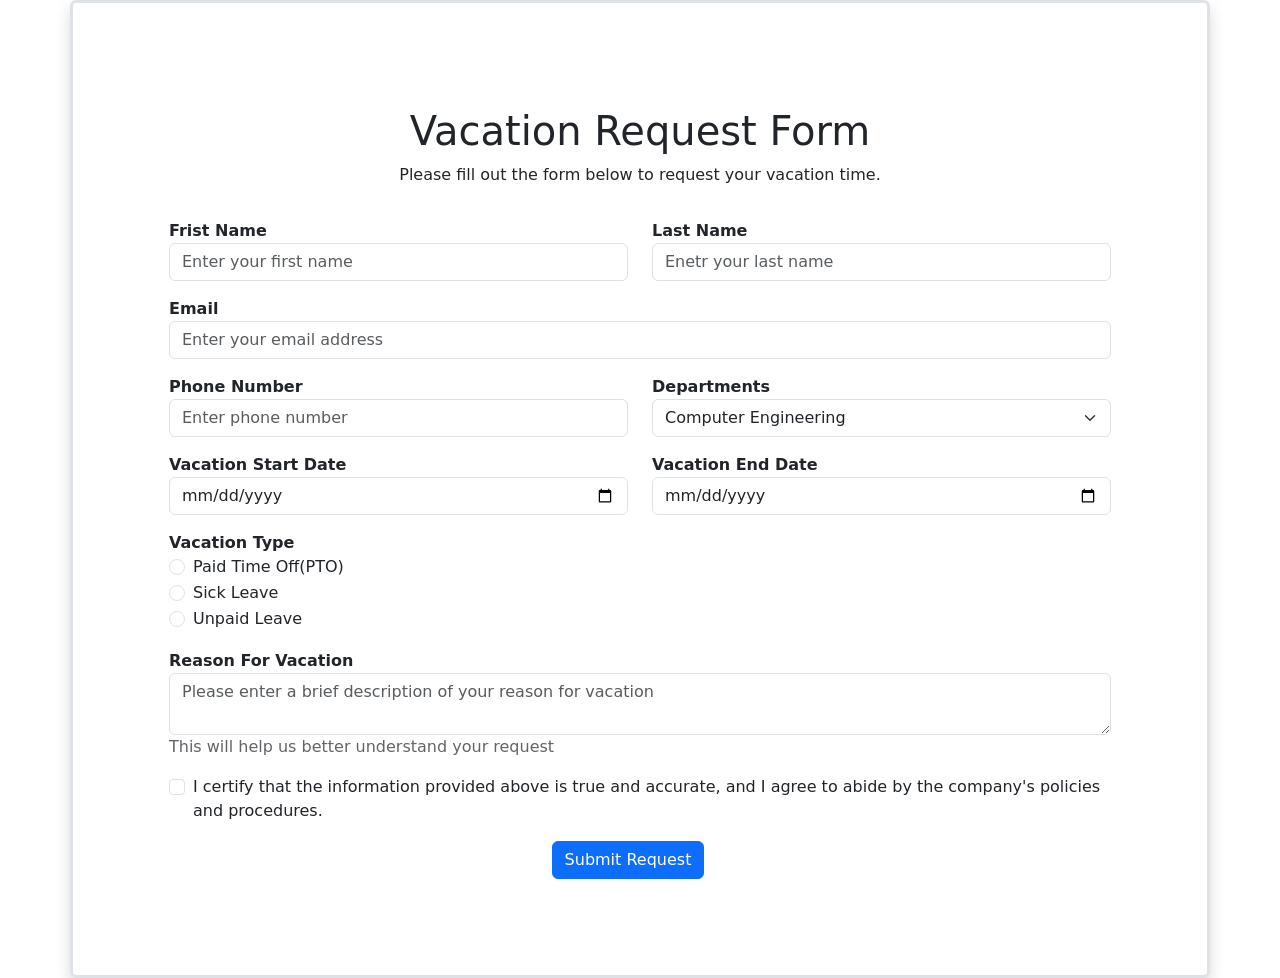
<file: Tasks/vacation.html>
<!DOCTYPE html>
<html lang="en">

<head>
    <meta charset="UTF-8">
    <meta name="viewport" content="width=device-width, initial-scale=1.0">
    <title>Vacation</title>
    <!-- Latest compiled and minified CSS -->
    <link href="https://cdn.jsdelivr.net/npm/bootstrap@5.3.8/dist/css/bootstrap.min.css" rel="stylesheet">

    <!-- Latest compiled JavaScript -->
    <script src="https://cdn.jsdelivr.net/npm/bootstrap@5.3.8/dist/js/bootstrap.bundle.min.js"></script>
</head>

<body>
    <div class="container shadow p-5 rounded border border-3">
        <form class="p-5 ">
            <div class="row  justify-content-center mt-2 ">
                <div class="text-center mb-3">
                    <h1>Vacation Request Form</h1>
                    <label>Please fill out the form below to request your vacation time. </label>
                </div>
            </div>
            <div class="row mt-3">
                <div class="col-lg-6">
                    <label><b>Frist Name</b></label>
                    <input type="text" class="form-control" placeholder="Enter your first name">
                </div>
                <div class="col-lg-6">
                    <label><b>Last Name</b></label>
                    <input type="text" class="form-control" placeholder="Enetr your last name">
                </div>
            </div>
            <div class="row mt-3">
                <div class="col-lg-12">
                    <label><b>Email</b></label>
                    <input type="email" class="form-control" placeholder="Enter your email address">
                </div>
            </div>
            <div class="row mt-3">
                <div class="col-lg-6">
                    <label><b>Phone Number</b></label>
                    <input type="number" class="form-control" placeholder="Enter phone number">
                </div>
                <div class="col-lg-6">
                    <label placeholder="select your Department"><b>Departments</b></label>
                    <select class="form-select">
                        <option>Computer Engineering</option>
                        <option>Electrical Engineering</option>
                        <option>Electronics Engineering</option>
                        <option>Mechanical Engineering</option>
                        <option>Civil Engineering</option>
                    </select>
                </div>
            </div>
            <div class="row mt-3">
                <div class="col-lg-6">
                    <label><b>Vacation Start Date</b></label>
                    <input type="date" class="form-control" placeholder="MM/DD/YYYY">
                </div>
                <div class="col-lg-6">
                    <label><b>Vacation End Date</b></label>
                    <input type="date" class="form-control" placeholder="MM/DD/YYYY">
                </div>
            </div>
            <div class="row mt-3">
                <div class="col-lg-12">
                    <label class="form-lable"><b>Vacation Type</b></label>
                    <div class="form-check">
                        <input class="form-check-input" type="radio" name="Vacation Type" id="Paid Time off(PTO)">
                        <label class="form-check-lable" for="PTO">Paid Time Off(PTO)</label>
                    </div>
                    <div class="form-check">
                        <input class="form-check-input" type="radio" name="Vacation Type" id="Sick Leave">
                        <label class="form-check-lable" for="Sick Leave">Sick Leave</label>
                    </div>
                    <div class="form-check">
                        <input class="form-check-input" type="radio" name="Vacation Type" id="Unpaid Leave">
                        <label class="form-check-lable" for="Unpaid Leave">Unpaid Leave</label>
                    </div>
                </div>
            </div>
            <div class="row mt-3">
                <div class="col-lg-12">
                    <label><b>Reason For Vacation</b></label>
                    <textarea class="form-control" placeholder="Please enter a brief description of your reason for vacation"></textarea>
                </div>
            </div>
            <p style="opacity: 0.7;">This will help us better understand your request</p>
             <div class="row mt-3">
                <div class="col-lg-12">
                    <div class="form-check">
                        <input type="checkbox" class="form-check-input" id="agree">
                        <label class="form-check-lable" for="agree">
                            I certify that the information provided above is true and accurate, and I agree to abide by the company's policies and procedures.
                        </label>
                    </div>
                </div>
                <div class="row mt-3">
                    <div class="col-lg-12 text-center">
                        <input type="submit" value="Submit Request" class="btn btn-primary">
                    </div>
                </div>

        </form>
    </div>

</body>

</html>
</file>
<file: style.css>
* {
      margin: 0;
      padding: 0;
      box-sizing: border-box;
      scroll-behavior: smooth;
    }

    body {
      font-family: 'Inter', sans-serif;
      background-color: #f8fafc;
      color: #0b1a2e;
      padding-top: 76px;
    }

    /* ---------- NAVBAR ---------- */
    .navbar-custom {
      background: linear-gradient(135deg, #0b1a2e 0%, #1a2f44 100%);
      box-shadow: 0 8px 24px rgba(0, 0, 0, 0.25);
      backdrop-filter: blur(4px);
      border-bottom: 1px solid rgba(255, 255, 255, 0.06);
    }

    .navbar-custom .navbar-brand {
      font-weight: 700;
      letter-spacing: 0.5px;
      color: #f0eae3 !important;
    }

    .navbar-custom .nav-link {
      color: #cfddee !important;
      font-weight: 500;
      margin: 0 6px;
      transition: 0.3s ease;
      border-radius: 30px;
      padding: 6px 16px;
    }

    .navbar-custom .nav-link:hover {
      background: rgba(255, 255, 255, 0.08);
      color: #ffffff !important;
      transform: translateY(-2px);
    }

    .navbar-custom .nav-link.active {
      background: rgba(255, 255, 255, 0.12);
      color: #fff !important;
    }

    /* ---------- HERO ---------- */
    .hero {
      background: linear-gradient(145deg, #eef2f7 0%, #d9e2ed 100%);
      padding: 100px 0 80px;
      position: relative;
      overflow: hidden;
      border-bottom: 2px solid rgba(255, 255, 255, 0.3);
    }

    .hero::before {
      content: '';
      position: absolute;
      top: -30%;
      right: -10%;
      width: 500px;
      height: 500px;
      background: radial-gradient(circle, rgba(74, 109, 167, 0.10) 0%, transparent 70%);
      border-radius: 50%;
      z-index: 0;
    }

    .hero .container {
      position: relative;
      z-index: 2;
    }

    .profile-img {
      width: 160px;
      height: 160px;
      object-fit: cover;
      border-radius: 50%;
      border: 6px solid white;
      box-shadow: 0 20px 40px -8px rgba(0, 20, 40, 0.3);
      transition: 0.4s ease;
      margin-bottom: 20px;
    }

    .profile-img:hover {
      transform: scale(1.04) rotate(1deg);
      box-shadow: 0 30px 50px -10px #0b1a2e55;
    }

    .hero h1 {
      font-weight: 700;
      font-size: 3.2rem;
      color: #0b1a2e;
      letter-spacing: -0.5px;
    }

    .hero h1 span {
      background: linear-gradient(135deg, #1f4b7a, #346a9e);
      -webkit-background-clip: text;
      -webkit-text-fill-color: transparent;
      background-clip: text;
    }

    .hero p {
      font-size: 1.25rem;
      color: #1f3a57;
      font-weight: 400;
      margin-bottom: 30px;
    }

    .btn-primary-custom {
      background: #1f4b7a;
      border: none;
      padding: 12px 40px;
      border-radius: 50px;
      font-weight: 600;
      color: white;
      box-shadow: 0 8px 18px rgba(26, 67, 113, 0.3);
      transition: 0.25s ease;
      text-decoration: none;
      display: inline-block;
    }

    .btn-primary-custom:hover {
      background: #14365a;
      transform: translateY(-3px);
      box-shadow: 0 14px 26px rgba(18, 52, 94, 0.4);
      color: white;
    }

    /* ---------- SECTION TITLES ---------- */
    .section-title {
      font-weight: 700;
      font-size: 2.4rem;
      letter-spacing: -0.02em;
      position: relative;
      display: inline-block;
      margin-bottom: 2.5rem;
    }

    .section-title:after {
      content: '';
      position: absolute;
      left: 0;
      bottom: -12px;
      width: 70px;
      height: 5px;
      background: linear-gradient(90deg, #1f4b7a, #7ba3cf);
      border-radius: 10px;
    }

    .title-wrapper {
      display: flex;
      justify-content: center;
      width: 100%;
    }

    /* ---------- CARDS & ELEMENTS ---------- */
    .card {
      border: none;
      border-radius: 24px;
      background: rgba(255, 255, 255, 0.75);
      backdrop-filter: blur(4px);
      box-shadow: 0 12px 30px -8px rgba(0, 20, 40, 0.08);
      transition: 0.3s cubic-bezier(0.2, 0, 0, 1);
      height: 100%;
      border: 1px solid rgba(255, 255, 255, 0.4);
    }

    .card:hover {
      transform: translateY(-8px);
      box-shadow: 0 28px 48px -16px rgba(18, 52, 94, 0.2);
      background: white;
    }

    .card .card-title a {
      color: #0b1a2e;
      font-weight: 600;
      text-decoration: none;
      transition: 0.2s;
      border-bottom: 2px solid transparent;
    }

    .card .card-title a:hover {
      color: #1f4b7a;
      border-bottom-color: #1f4b7a;
    }

    .list-group-item {
      background: transparent;
      border: 1px solid rgba(0, 0, 0, 0.04);
      border-radius: 16px !important;
      margin-bottom: 8px;
      padding: 14px 22px;
      transition: 0.2s ease;
      font-weight: 500;
    }

    .list-group-item a {
      text-decoration: none;
      color: #0b1a2e;
      font-weight: 500;
      display: flex;
      align-items: center;
      gap: 10px;
    }

    .list-group-item a i {
      color: #1f4b7a;
      width: 24px;
    }

    .list-group-item:hover {
      background: #e6eef9;
      border-color: #b6cee8;
      transform: translateX(6px);
    }

    /* progress bars */
    .progress {
      height: 22px;
      border-radius: 40px;
      background: #e9edf2;
      box-shadow: inset 0 1px 4px rgba(0, 0, 0, 0.02);
    }

    .progress-bar {
      font-size: 0.8rem;
      font-weight: 600;
      border-radius: 40px;
      padding-left: 12px;
      text-align: left;
      line-height: 22px;
    }

    /* gallery */
    .gallery-img {
      transition: 0.3s ease;
      border-radius: 20px;
      box-shadow: 0 8px 18px rgba(0, 0, 0, 0.04);
      border: 2px solid white;
    }

    .gallery-img:hover {
      transform: scale(1.02);
      box-shadow: 0 20px 40px -8px rgba(18, 52, 94, 0.2);
      border-color: #b6cee8;
    }

    /* contact form */
    .form-control {
      border-radius: 30px;
      padding: 14px 20px;
      border: 1px solid #d7e0e9;
      background: white;
      font-weight: 400;
      transition: 0.2s;
    }

    .form-control:focus {
      border-color: #1f4b7a;
      box-shadow: 0 0 0 4px rgba(31, 75, 122, 0.12);
    }

    .btn-submit {
      background: #1f4b7a;
      border: none;
      border-radius: 50px;
      padding: 14px 44px;
      font-weight: 600;
      color: white;
      transition: 0.25s;
      box-shadow: 0 6px 16px rgba(31, 75, 122, 0.25);
    }

    .btn-submit:hover {
      background: #14365a;
      transform: scale(1.02);
      box-shadow: 0 10px 24px rgba(31, 75, 122, 0.35);
    }

    /* footer */
    .footer-custom {
      background: #0b1a2e;
      color: #cbd8e8;
      border-top: 1px solid #253e58;
    }

    /* animations */
    @keyframes fadeUp {
      0% {
        opacity: 0;
        transform: translateY(30px);
      }

      100% {
        opacity: 1;
        transform: translateY(0);
      }
    }

    .fade-up {
      animation: fadeUp 0.6s ease forwards;
    }

    .delay-1 {
      animation-delay: 0.1s;
    }

    .delay-2 {
      animation-delay: 0.2s;
    }

    .delay-3 {
      animation-delay: 0.3s;
    }

    /* responsive */
    @media (max-width: 768px) {
      .hero h1 {
        font-size: 2.4rem;
      }

      .profile-img {
        width: 130px;
        height: 130px;
      }
    }
    -----------------
    #google_translate_element {
  margin-left: 15px;
}

.goog-te-gadget {
  color: white !important;
  font-size: 14px;
}

.goog-te-gadget-simple {
  border-radius: 8px;
  padding: 5px;
}
  .whatsapp-btn{
    position: fixed;
    left: 20px;
    bottom: 20px;
    width: 60px;
    height: 60px;
    background: #25D366;
    color: white;
    border-radius: 50%;
    display:flex;
    align-items:center;
    justify-content:center;
    font-size:30px;
    z-index:999;
    text-decoration:none;
    box-shadow:0 5px 15px rgba(0,0,0,.3);
    animation:pulse 1.5s infinite;
}

@keyframes pulse{
    0%{transform:scale(1);}
    50%{transform:scale(1.1);}
    100%{transform:scale(1);}
}
#topBtn{
    position: fixed;
    right: 20px;
    bottom: 20px;
    display:none;
    width:50px;
    height:50px;
    border:none;
    border-radius:50%;
    background:#1f4b7a;
    color:white;
    font-size:20px;
    cursor:pointer;
    z-index:999;
    box-shadow:0 5px 15px rgba(0,0,0,.3);
}
.captcha-box{
    background:#1f4b7a;
    color:white;
    padding:10px 20px;
    font-size:22px;
    font-weight:bold;
    letter-spacing:4px;
    border-radius:8px;
    user-select:none;
}
</file>
